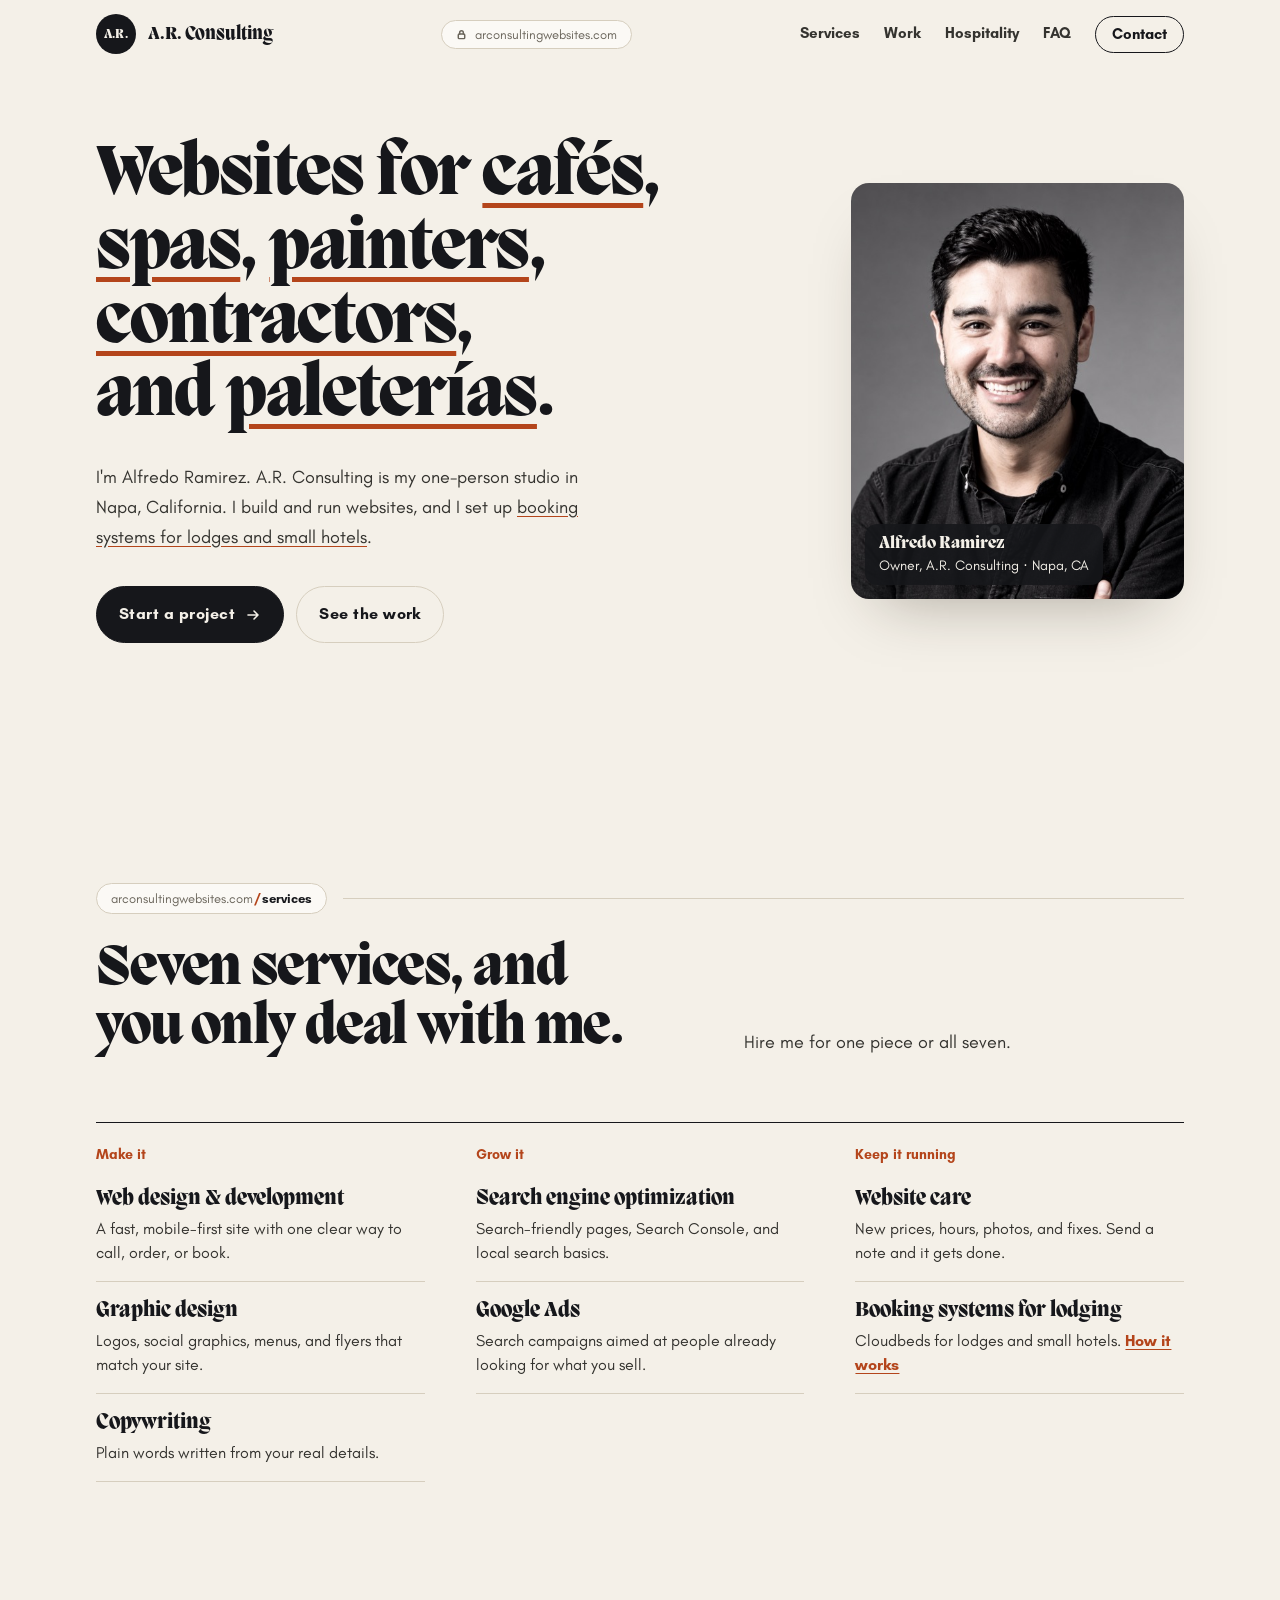
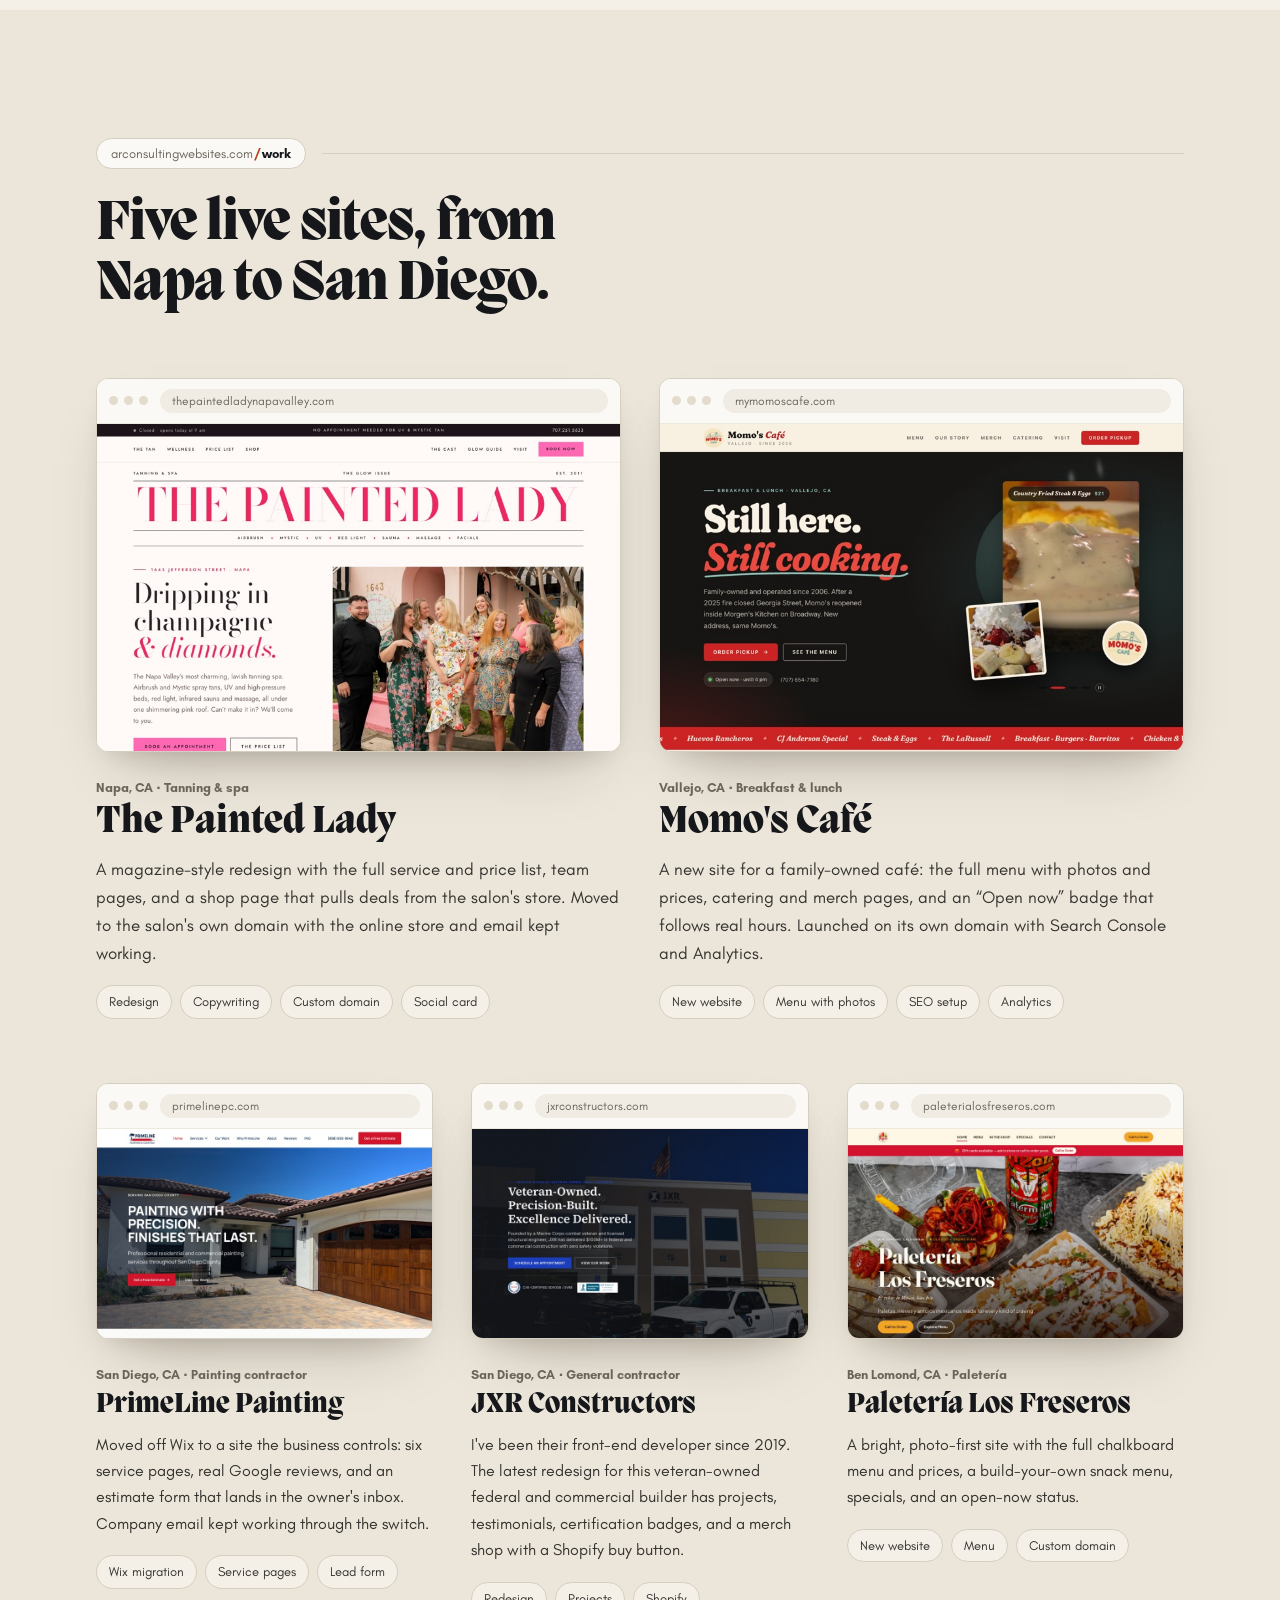
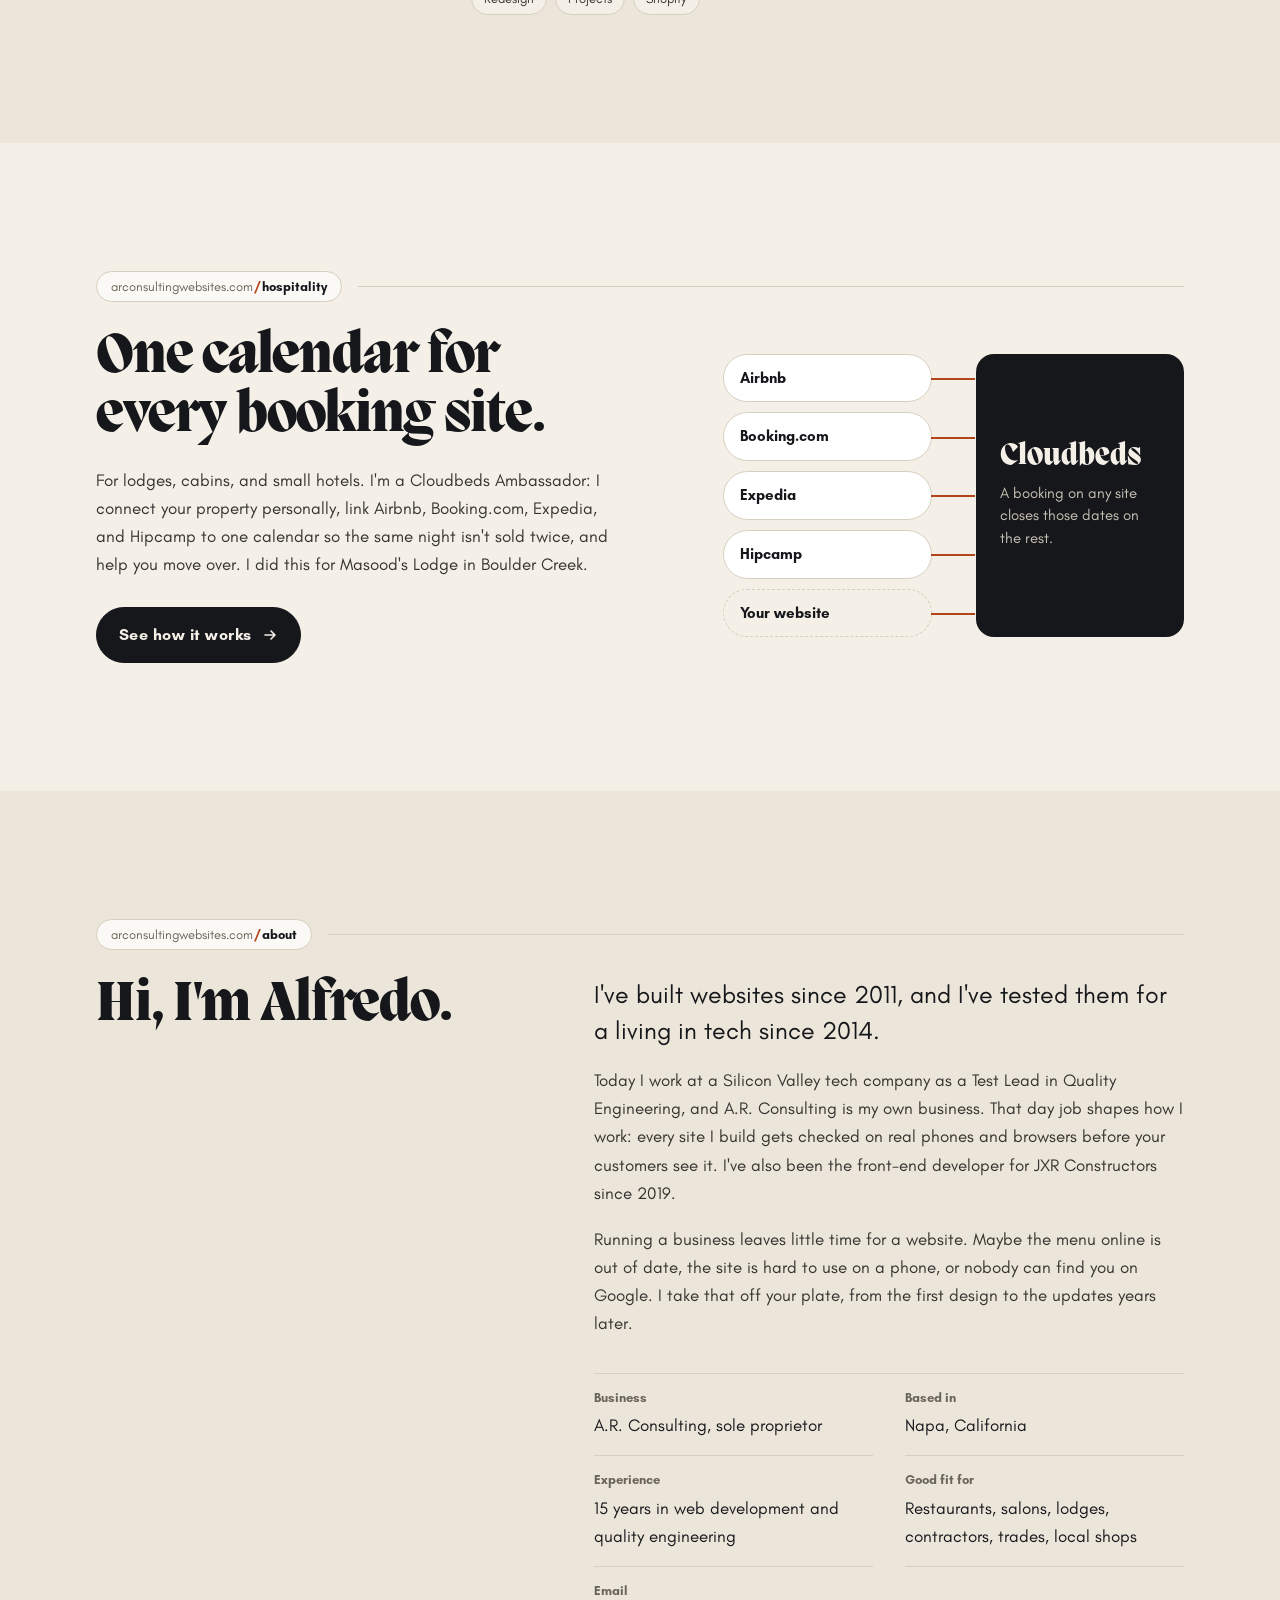
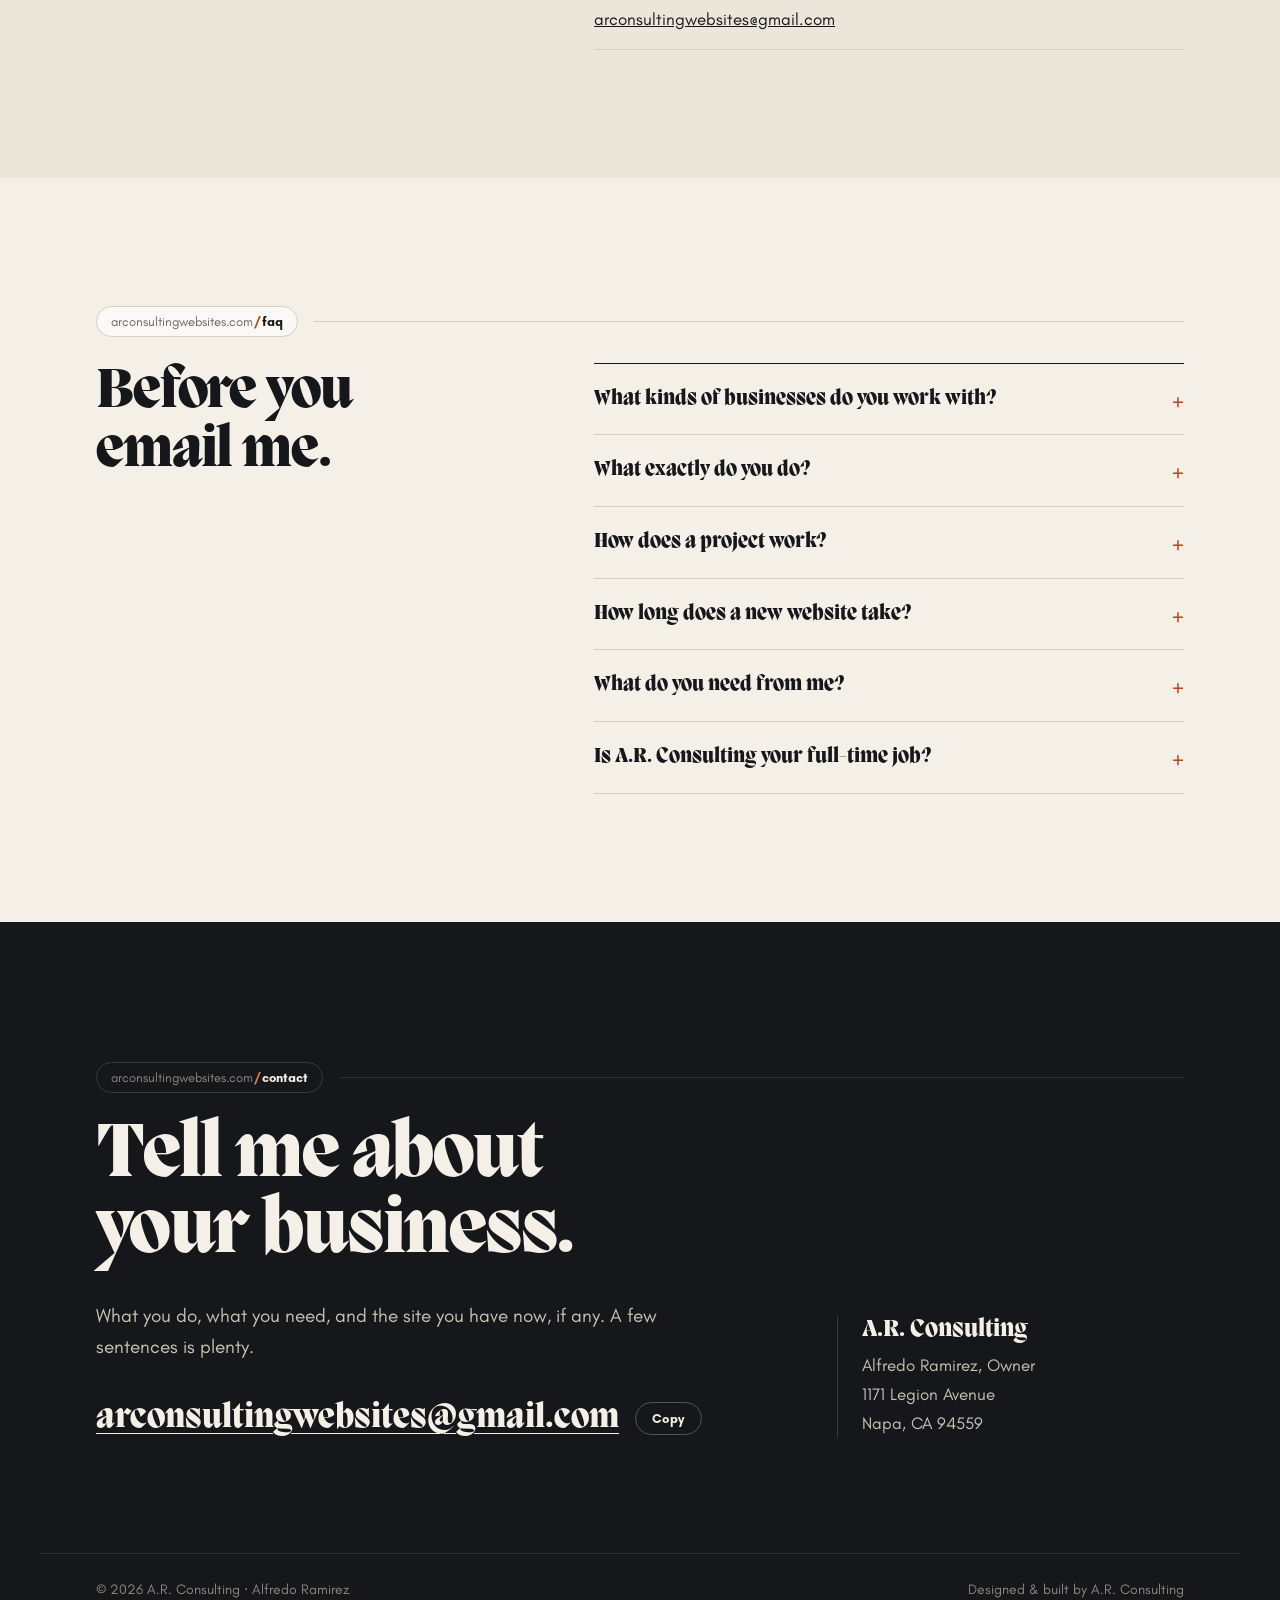
<file: index.html>
<!doctype html>
<html lang="en">
<head>
<meta charset="utf-8">
<meta name="viewport" content="width=device-width, initial-scale=1">
<title>Alfredo Ramirez · A.R. Consulting | Web design, SEO &amp; Google Ads, Napa CA</title>
<meta name="description" content="A.R. Consulting designs, builds, and grows websites for businesses: web design and development, graphic design, copywriting, SEO, Google Ads, website care, and Cloudbeds booking systems for lodging. Napa, California.">
<link rel="canonical" href="https://arconsultingwebsites.com/">
<meta name="theme-color" content="#F4F0E8">
<meta property="og:type" content="website">
<meta property="og:site_name" content="A.R. Consulting">
<meta property="og:title" content="Alfredo Ramirez · A.R. Consulting">
<meta property="og:description" content="Websites for cafés, spas, painters, contractors, and paleterías, from one person in Napa, California.">
<meta property="og:url" content="https://arconsultingwebsites.com/">
<meta property="og:image" content="https://arconsultingwebsites.com/assets/og-image.jpg">
<meta property="og:image:width" content="1200">
<meta property="og:image:height" content="630">
<meta property="og:image:alt" content="Websites for cafés, spas, painters, contractors, and paleterías. Alfredo Ramirez, A.R. Consulting, Napa, California.">
<meta name="twitter:card" content="summary_large_image">
<meta name="twitter:image" content="https://arconsultingwebsites.com/assets/og-image.jpg">
<link rel="icon" href="/favicon.ico" sizes="48x48">
<link rel="icon" href="/favicon.svg" type="image/svg+xml">
<link rel="apple-touch-icon" href="/apple-touch-icon.png">
<link rel="preload" href="fonts/migra/Migra-Extrabold.otf" as="font" type="font/otf" crossorigin>
<link rel="preload" href="fonts/GlacialIndifference-Regular.woff2" as="font" type="font/woff2" crossorigin>
<link rel="stylesheet" href="css/style.css?v=8">
<script>document.documentElement.classList.add('js')</script>
<script type="application/ld+json">
{"@context":"https://schema.org","@type":"ProfessionalService","name":"A.R. Consulting","description":"Alfredo Ramirez designs, builds, and grows websites for businesses, and sets up Cloudbeds booking systems for lodging.","url":"https://arconsultingwebsites.com/","image":"https://arconsultingwebsites.com/assets/og-image.jpg","email":"arconsultingwebsites@gmail.com","address":{"@type":"PostalAddress","streetAddress":"1171 Legion Avenue","addressLocality":"Napa","addressRegion":"CA","postalCode":"94559","addressCountry":"US"},"founder":{"@type":"Person","name":"Alfredo Ramirez","jobTitle":"Owner","image":"https://arconsultingwebsites.com/assets/alfredo-ramirez-v2-1000.jpg"},"hasOfferCatalog":{"@type":"OfferCatalog","name":"Services","itemListElement":[{"@type":"Offer","itemOffered":{"@type":"Service","name":"Web Design and Development"}},{"@type":"Offer","itemOffered":{"@type":"Service","name":"Graphic Design"}},{"@type":"Offer","itemOffered":{"@type":"Service","name":"Website Copywriting"}},{"@type":"Offer","itemOffered":{"@type":"Service","name":"Search Engine Optimization"}},{"@type":"Offer","itemOffered":{"@type":"Service","name":"Google Ads Management"}},{"@type":"Offer","itemOffered":{"@type":"Service","name":"Website Management"}},{"@type":"Offer","itemOffered":{"@type":"Service","name":"Cloudbeds setup and channel manager migration for lodging","url":"https://arconsultingwebsites.com/hospitality/"}}]}}
</script>
</head>
<body>
<a class="skip" href="#main">Skip to content</a>

<header class="bar" id="bar">
  <div class="wrap bar-in">
    <a class="brand" href="#top"><span class="mono">A.R.</span><span class="brand-name">A.R. Consulting</span></a>
    <a class="where root" href="#top"><svg viewBox="0 0 12 12" aria-hidden="true"><rect x="2.5" y="5.5" width="7" height="5" rx="1"/><path d="M4 5.5V4a2 2 0 0 1 4 0v1.5"/></svg><span class="where-dom">arconsultingwebsites.com</span><b>/</b><span data-where></span></a>
    <nav class="nav" aria-label="Main">
      <a href="#services" data-spy="services">Services</a><a href="#work" data-spy="work">Work</a><a href="/hospitality/" data-spy="hospitality">Hospitality</a><a href="#faq" data-spy="faq">FAQ</a>
      <a class="btn-sm" href="#contact">Contact</a>
    </nav>
    <button class="menu-btn" type="button" aria-expanded="false" aria-controls="menu">Menu</button>
  </div>
</header>
<div class="menu" id="menu" hidden>
  <nav aria-label="Menu">
    <a href="#services">Services</a><a href="#work">Work</a><a href="/hospitality/">Hospitality</a><a href="#faq">FAQ</a><a class="menu-cta" href="#contact">Contact</a>
  </nav>
  <p class="menu-mail"><a href="mailto:arconsultingwebsites@gmail.com">arconsultingwebsites@gmail.com</a></p>
</div>

<main id="main">
<section class="hero wrap" id="top" data-path="">
  <div class="hero-split home">
  <div class="hero-copy">
    <h1 class="headline">Websites for <a href="#momos" title="Momo's Café, Vallejo">cafés</a>, <a href="#painted-lady" title="The Painted Lady, Napa">spas</a>, <a href="#primeline" title="PrimeLine Painting, San Diego">painters</a>, <a href="#jxr" title="JXR Constructors, San Diego">contractors</a>, and <a href="#los-freseros" title="Paletería Los Freseros, Ben Lomond">paleterías</a>.</h1>
    <p class="sub">I'm Alfredo Ramirez. A.R. Consulting is my one-person studio in Napa, California. I build and run websites, and I set up <a href="/hospitality/">booking systems for lodges and small hotels</a>.</p>
    <div class="actions">
      <a class="btn" href="mailto:arconsultingwebsites@gmail.com?subject=Website%20project">Start a project <svg class="arr" viewBox="0 0 16 16" width="16" height="16" aria-hidden="true"><path d="M3 8h10M9 4l4 4-4 4"/></svg></a>
      <a class="btn ghost" href="#work">See the work</a>
    </div>
  </div>
  <figure class="hero-photo portrait">
    <img src="assets/alfredo-ramirez-v2-1000.jpg" srcset="assets/alfredo-ramirez-v2-600.jpg 600w, assets/alfredo-ramirez-v2-1000.jpg 1000w" sizes="(max-width: 900px) 92vw, 360px" width="1000" height="1000" alt="Alfredo Ramirez, smiling, in a dark shirt against a gray background">
    <figcaption class="photo-tag"><strong>Alfredo Ramirez</strong>Owner, A.R. Consulting · Napa, CA</figcaption>
  </figure>
  </div>
</section>

<section class="section" id="services" data-path="services">
  <div class="wrap">
    <div class="sec-head" data-reveal>
      <div class="sec-top"><a class="path" href="#services"><span class="dom">arconsultingwebsites.com</span><b>/</b>services</a></div>
      <div class="split">
        <h2 class="h2">Seven services, and you only deal with me.</h2>
        <p class="intro">Hire me for one piece or all seven.</p>
      </div>
    </div>
    <div class="svc" data-reveal>
      <div class="svc-col">
        <p class="svc-tag">Make it</p>
        <dl>
          <div><dt>Web design &amp; development</dt><dd>A fast, mobile-first site with one clear way to call, order, or book.</dd></div>
          <div><dt>Graphic design</dt><dd>Logos, social graphics, menus, and flyers that match your site.</dd></div>
          <div><dt>Copywriting</dt><dd>Plain words written from your real details.</dd></div>
        </dl>
      </div>
      <div class="svc-col">
        <p class="svc-tag">Grow it</p>
        <dl>
          <div><dt>Search engine optimization</dt><dd>Search-friendly pages, Search Console, and local search basics.</dd></div>
          <div><dt>Google Ads</dt><dd>Search campaigns aimed at people already looking for what you sell.</dd></div>
        </dl>
      </div>
      <div class="svc-col">
        <p class="svc-tag">Keep it running</p>
        <dl>
          <div><dt>Website care</dt><dd>New prices, hours, photos, and fixes. Send a note and it gets done.</dd></div>
          <div><dt>Booking systems for lodging</dt><dd>Cloudbeds for lodges and small hotels. <a href="/hospitality/">How it works</a></dd></div>
        </dl>
      </div>
    </div>
  </div>
</section>

<section class="section alt" id="work" data-path="work">
  <div class="wrap">
    <div class="sec-head" data-reveal>
      <div class="sec-top"><a class="path" href="#work"><span class="dom">arconsultingwebsites.com</span><b>/</b>work</a></div>
      <h2 class="h2">Five live sites, from Napa to San Diego.</h2>
    </div>
    <div class="cases">
      <article class="case" id="painted-lady" data-reveal>
        <a class="frame" href="https://www.thepaintedladynapavalley.com" target="_blank" rel="noopener">
          <span class="mock-bar"><span class="dots"><i></i><i></i><i></i></span><span class="mock-url">thepaintedladynapavalley.com</span></span>
          <img src="assets/work/painted-lady.jpg" srcset="assets/work/painted-lady-800.jpg 800w, assets/work/painted-lady.jpg 1440w" sizes="(max-width: 900px) 92vw, 560px" width="1440" height="900" loading="lazy" alt="Homepage of The Painted Lady Tanning &amp; Spa: a magazine-style masthead above a team photo">
        </a>
        <p class="meta">Napa, CA · Tanning &amp; spa</p>
        <h3>The Painted Lady</h3>
        <p>A magazine-style redesign with the full service and price list, team pages, and a shop page that pulls deals from the salon's store. Moved to the salon's own domain with the online store and email kept working.</p>
        <ul class="chips"><li>Redesign</li><li>Copywriting</li><li>Custom domain</li><li>Social card</li></ul>
      </article>
      <article class="case" id="momos" data-reveal>
        <a class="frame" href="https://mymomoscafe.com" target="_blank" rel="noopener">
          <span class="mock-bar"><span class="dots"><i></i><i></i><i></i></span><span class="mock-url">mymomoscafe.com</span></span>
          <img src="assets/work/momos-cafe.jpg" srcset="assets/work/momos-cafe-800.jpg 800w, assets/work/momos-cafe.jpg 1440w" sizes="(max-width: 900px) 92vw, 560px" width="1440" height="900" loading="lazy" alt="Homepage of Momo's Café: 'Still here. Still cooking.' with a photo of country fried steak and eggs">
        </a>
        <p class="meta">Vallejo, CA · Breakfast &amp; lunch</p>
        <h3>Momo's Café</h3>
        <p>A new site for a family-owned café: the full menu with photos and prices, catering and merch pages, and an “Open now” badge that follows real hours. Launched on its own domain with Search Console and Analytics.</p>
        <ul class="chips"><li>New website</li><li>Menu with photos</li><li>SEO setup</li><li>Analytics</li></ul>
      </article>
      <article class="case sm" id="primeline" data-reveal>
        <a class="frame" href="https://primelinepc.com" target="_blank" rel="noopener">
          <span class="mock-bar"><span class="dots"><i></i><i></i><i></i></span><span class="mock-url">primelinepc.com</span></span>
          <img src="assets/work/primeline-800.jpg" width="800" height="500" loading="lazy" alt="Homepage of PrimeLine Painting &amp; Coatings: 'Painting with precision. Finishes that last.' over a painted home">
        </a>
        <p class="meta">San Diego, CA · Painting contractor</p>
        <h3>PrimeLine Painting</h3>
        <p>Moved off Wix to a site the business controls: six service pages, real Google reviews, and an estimate form that lands in the owner's inbox. Company email kept working through the switch.</p>
        <ul class="chips"><li>Wix migration</li><li>Service pages</li><li>Lead form</li></ul>
      </article>
      <article class="case sm" id="jxr" data-reveal>
        <a class="frame" href="https://jxrconstructors.com" target="_blank" rel="noopener">
          <span class="mock-bar"><span class="dots"><i></i><i></i><i></i></span><span class="mock-url">jxrconstructors.com</span></span>
          <img src="assets/work/jxr-800.jpg" width="800" height="500" loading="lazy" alt="Homepage of JXR Constructors: 'Veteran-Owned. Precision-Built. Excellence Delivered.' over the company headquarters">
        </a>
        <p class="meta">San Diego, CA · General contractor</p>
        <h3>JXR Constructors</h3>
        <p>I've been their front-end developer since 2019. The latest redesign for this veteran-owned federal and commercial builder has projects, testimonials, certification badges, and a merch shop with a Shopify buy button.</p>
        <ul class="chips"><li>Redesign</li><li>Projects</li><li>Shopify</li></ul>
      </article>
      <article class="case sm" id="los-freseros" data-reveal>
        <a class="frame" href="https://paleterialosfreseros.com" target="_blank" rel="noopener">
          <span class="mock-bar"><span class="dots"><i></i><i></i><i></i></span><span class="mock-url">paleterialosfreseros.com</span></span>
          <img src="assets/work/los-freseros-800.jpg" width="800" height="500" loading="lazy" alt="Homepage of Paletería Los Freseros: the shop name over a spread of Mexican snacks and treats">
        </a>
        <p class="meta">Ben Lomond, CA · Paletería</p>
        <h3>Paletería Los Freseros</h3>
        <p>A bright, photo-first site with the full chalkboard menu and prices, a build-your-own snack menu, specials, and an open-now status.</p>
        <ul class="chips"><li>New website</li><li>Menu</li><li>Custom domain</li></ul>
      </article>
    </div>
  </div>
</section>

<section class="section" id="hospitality" data-path="hospitality">
  <div class="wrap">
    <div class="sec-top" data-reveal><a class="path" href="/hospitality/"><span class="dom">arconsultingwebsites.com</span><b>/</b>hospitality</a></div>
    <div class="teaser">
      <div data-reveal>
        <h2 class="h2">One calendar for every booking site.</h2>
        <p>For lodges, cabins, and small hotels. I'm a Cloudbeds Ambassador: I connect your property personally, link Airbnb, Booking.com, Expedia, and Hipcamp to one calendar so the same night isn't sold twice, and help you move over. I did this for Masood's Lodge in Boulder Creek.</p>
        <a class="btn" href="/hospitality/">See how it works <svg class="arr" viewBox="0 0 16 16" width="16" height="16" aria-hidden="true"><path d="M3 8h10M9 4l4 4-4 4"/></svg></a>
      </div>
      <figure class="sync" data-reveal aria-hidden="true">
        <ul class="channels"><li>Airbnb</li><li>Booking.com</li><li>Expedia</li><li>Hipcamp</li><li class="own">Your website</li></ul>
        <div class="hub"><span class="hub-name">Cloudbeds</span><span class="hub-sub">A booking on any site closes those dates on the rest.</span></div>
      </figure>
    </div>
  </div>
</section>

<section class="section alt" id="about" data-path="about">
  <div class="wrap">
    <div class="sec-top" data-reveal><a class="path" href="#about"><span class="dom">arconsultingwebsites.com</span><b>/</b>about</a></div>
    <div class="about">
      <div data-reveal>
        <h2 class="h2">Hi, I'm Alfredo.</h2>
      </div>
      <div class="about-body" data-reveal>
        <p class="big">I've built websites since 2011, and I've tested them for a living in tech since 2014.</p>
        <p>Today I work at a Silicon Valley tech company as a Test Lead in Quality Engineering, and A.R. Consulting is my own business. That day job shapes how I work: every site I build gets checked on real phones and browsers before your customers see it. I've also been the front-end developer for JXR Constructors since 2019.</p>
        <p>Running a business leaves little time for a website. Maybe the menu online is out of date, the site is hard to use on a phone, or nobody can find you on Google. I take that off your plate, from the first design to the updates years later.</p>
        <dl class="facts">
          <div><dt>Business</dt><dd>A.R. Consulting, sole proprietor</dd></div>
          <div><dt>Based in</dt><dd>Napa, California</dd></div>
          <div><dt>Experience</dt><dd>15 years in web development and quality engineering</dd></div>
          <div><dt>Good fit for</dt><dd>Restaurants, salons, lodges, contractors, trades, local shops</dd></div>
          <div><dt>Email</dt><dd><a href="mailto:arconsultingwebsites@gmail.com">arconsultingwebsites@gmail.com</a></dd></div>
        </dl>
      </div>
    </div>
  </div>
</section>

<section class="section" id="faq" data-path="faq">
  <div class="wrap">
    <div class="sec-top" data-reveal><a class="path" href="#faq"><span class="dom">arconsultingwebsites.com</span><b>/</b>faq</a></div>
    <div class="faq-wrap">
      <div data-reveal>
        <h2 class="h2">Before you email me.</h2>
      </div>
      <div class="faq" data-reveal>
        <details><summary>What kinds of businesses do you work with?</summary><p>Any business that needs customers to find it and trust it online. So far that includes a café, a paletería, a salon and spa, a painting contractor, a general contractor, and a lodge.</p></details>
        <details><summary>What exactly do you do?</summary><p>Web design and development, graphic design, copywriting, SEO, Google Ads, ongoing website care, and booking systems for lodging. You can hire me for one piece or all of it.</p></details>
        <details><summary>How does a project work?</summary><p>We start with a conversation about your business, and I look over what you have now: your site, Google listing, and social pages. I build the new site on a private preview while your current site stays up. You try it on your phone and computer and tell me what to change. When you approve, it goes live on your domain, connected to Google, with your old links pointed to the right new pages.</p></details>
        <details><summary>How long does a new website take?</summary><p>A small business site usually takes a few weeks. Bigger sites with many pages or a store take longer. You'll get a timeline before we start.</p></details>
        <details><summary>What do you need from me?</summary><p>A conversation at the start, plus whatever you have: photos, menu or services, prices, hours. After that, mostly your feedback on the preview.</p></details>
        <details><summary>Is A.R. Consulting your full-time job?</summary><p>No. I also work in tech as a Test Lead in Quality Engineering, and I run A.R. Consulting alongside it, so I take on a limited number of projects at a time. You always work with me directly.</p></details>
      </div>
    </div>
  </div>
</section>

<section class="contact" id="contact" data-path="contact">
  <div class="wrap">
    <div class="sec-top" data-reveal><a class="path" href="#contact"><span class="dom">arconsultingwebsites.com</span><b>/</b>contact</a></div>
    <div class="contact-grid">
      <div data-reveal>
        <h2 class="h2 xl">Tell me about your business.</h2>
        <p class="sub">What you do, what you need, and the site you have now, if any. A few sentences is plenty.</p>
        <div class="email-row">
          <a class="email" href="mailto:arconsultingwebsites@gmail.com?subject=Website%20project">arconsultingwebsites@gmail.com</a>
          <button class="copy" type="button" data-copy="arconsultingwebsites@gmail.com">Copy</button>
          <span class="copied" role="status" aria-live="polite"></span>
        </div>
      </div>
      <address data-reveal>
        <strong>A.R. Consulting</strong>
        Alfredo Ramirez, Owner<br>
        1171 Legion Avenue<br>
        Napa, CA 94559
      </address>
    </div>
  </div>
  <footer class="wrap foot">
    <span>© <span data-year>2026</span> A.R. Consulting · Alfredo Ramirez</span>
    <span>Designed &amp; built by A.R. Consulting</span>
  </footer>
</section>
</main>
<script src="js/main.js?v=3" defer></script>
</body>
</html>
</file>
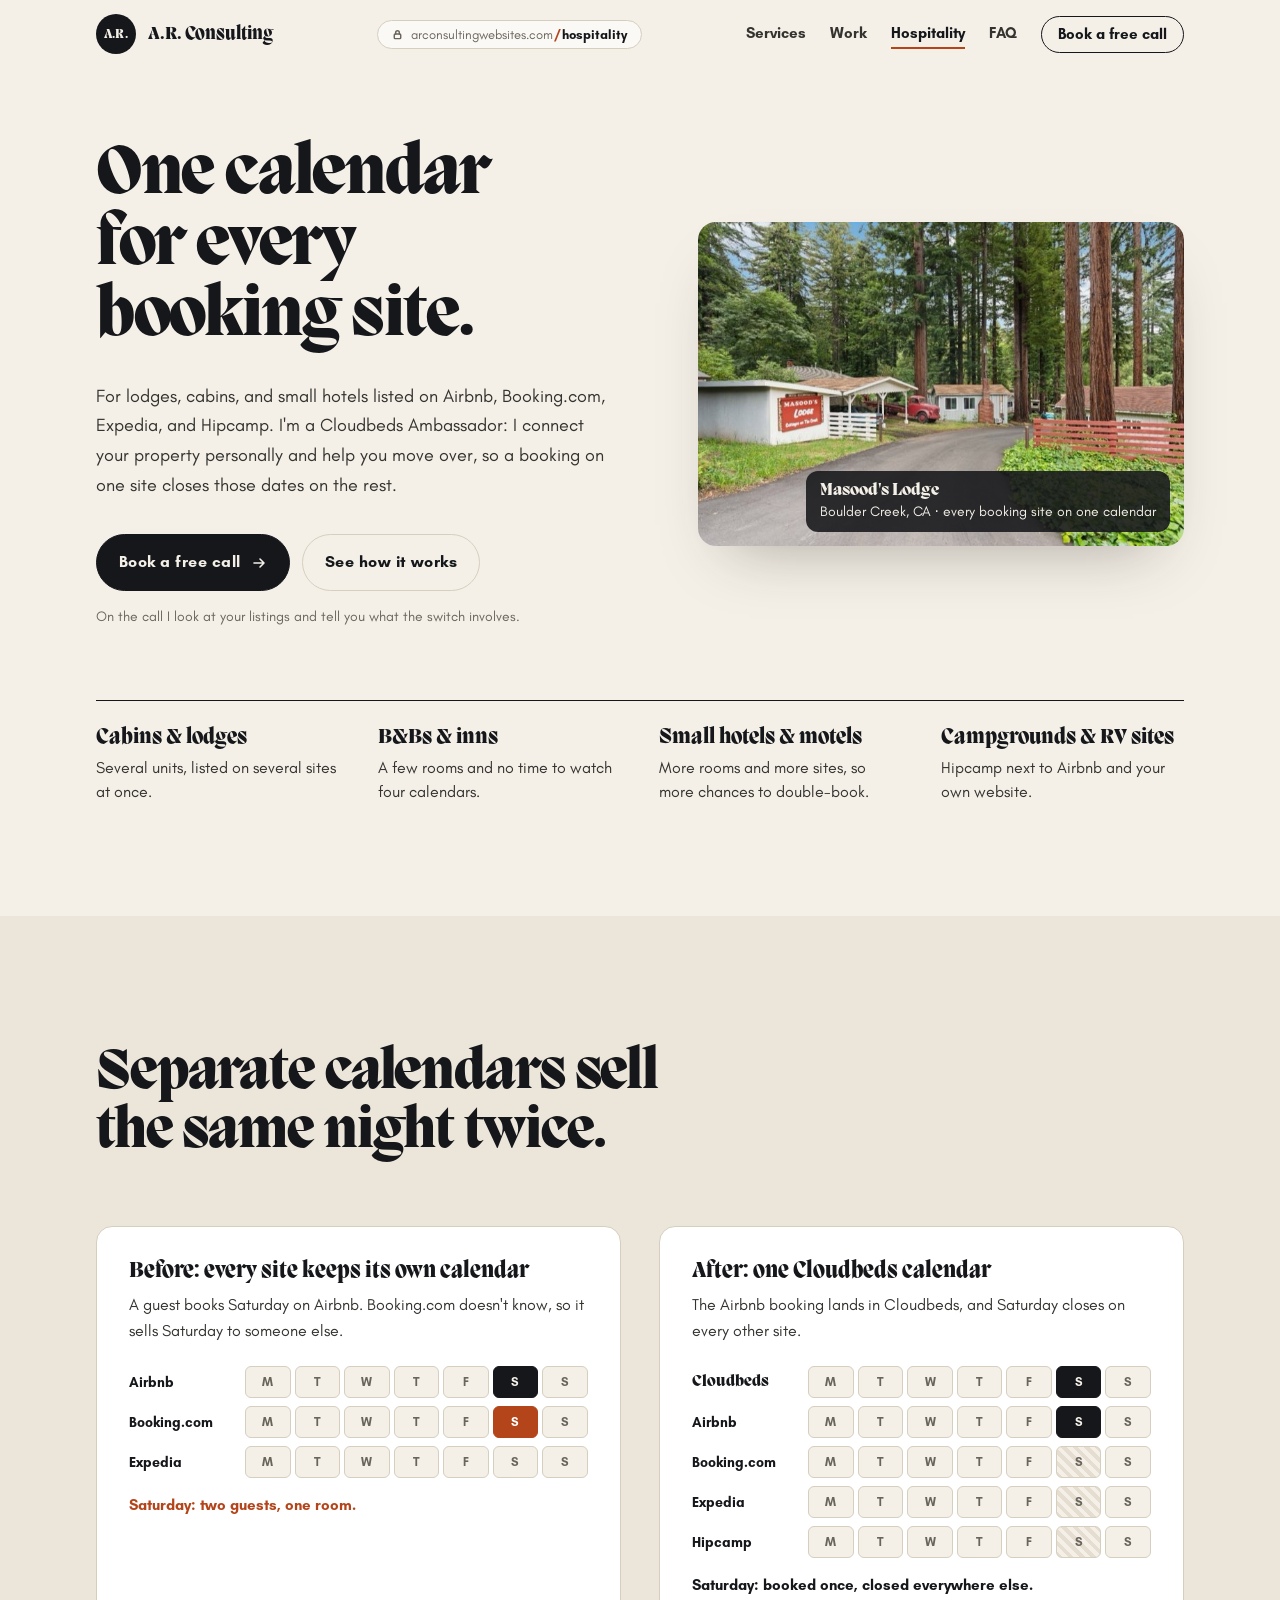
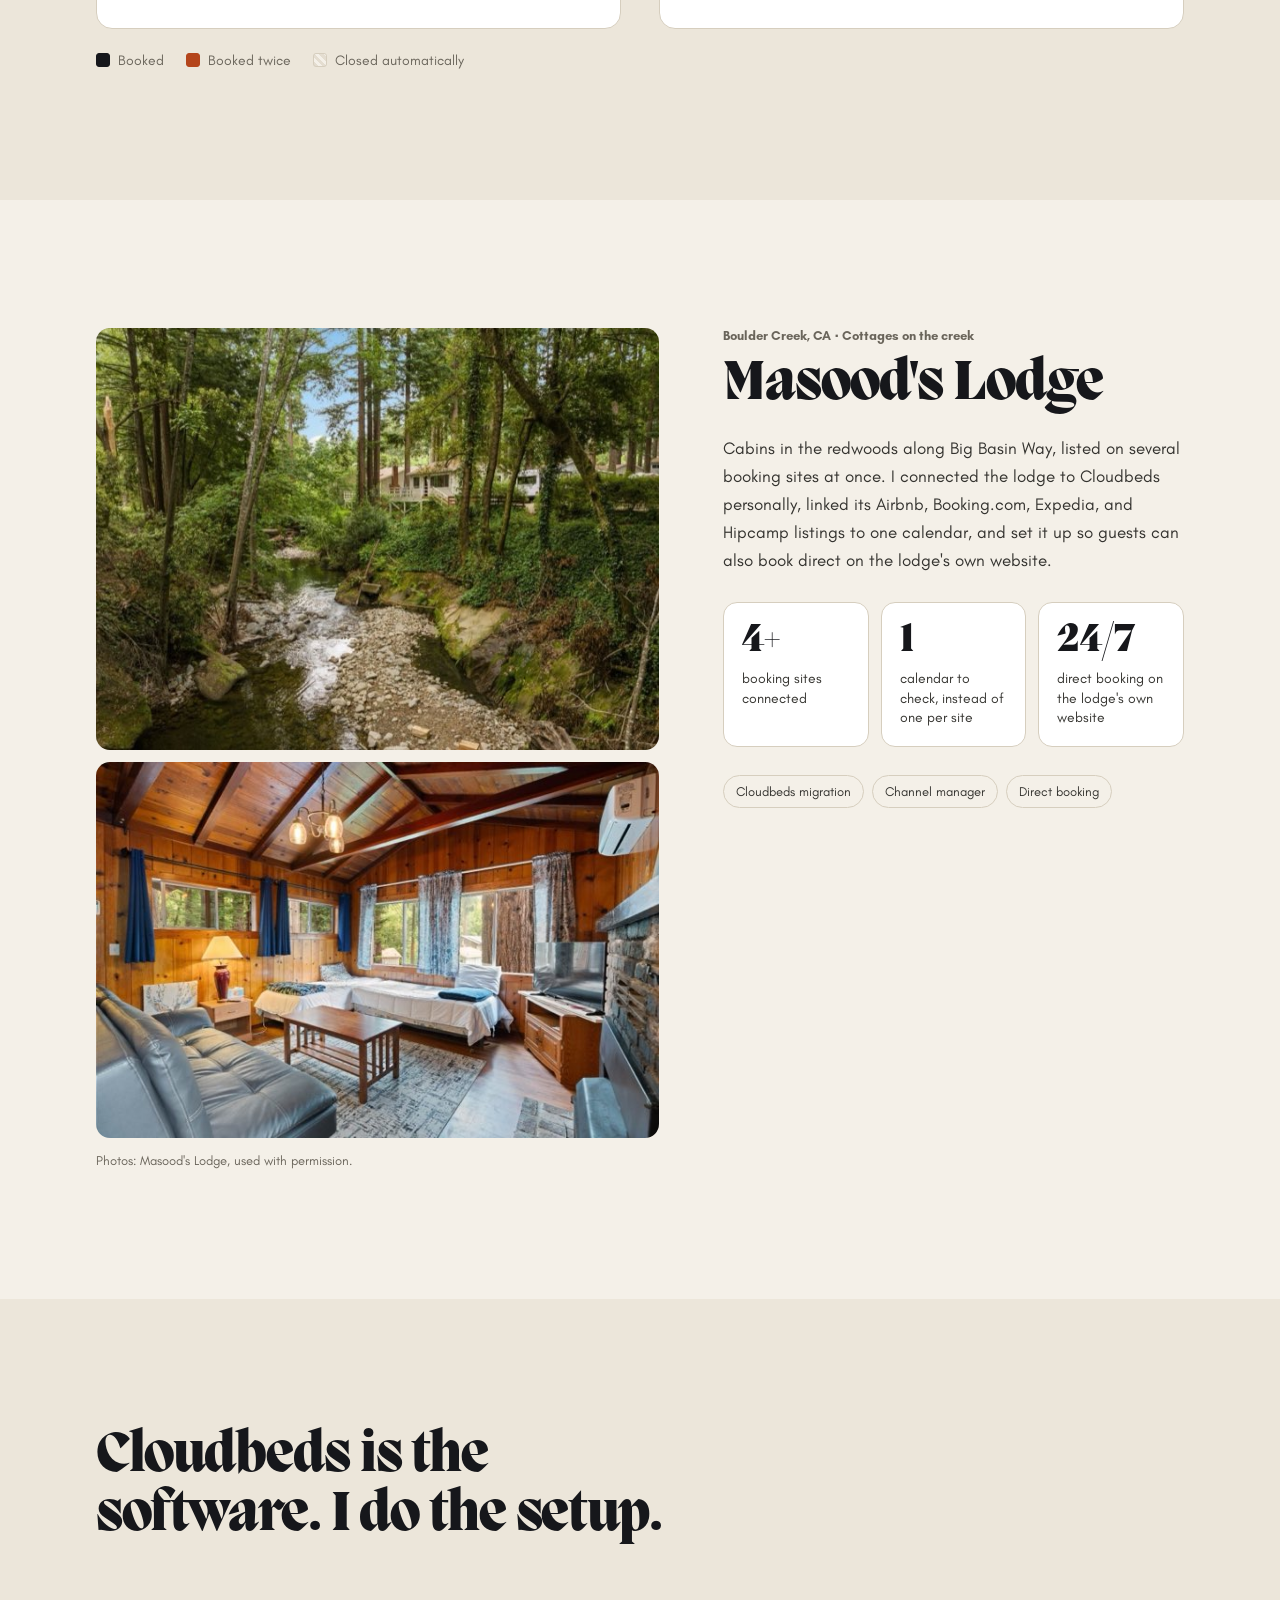
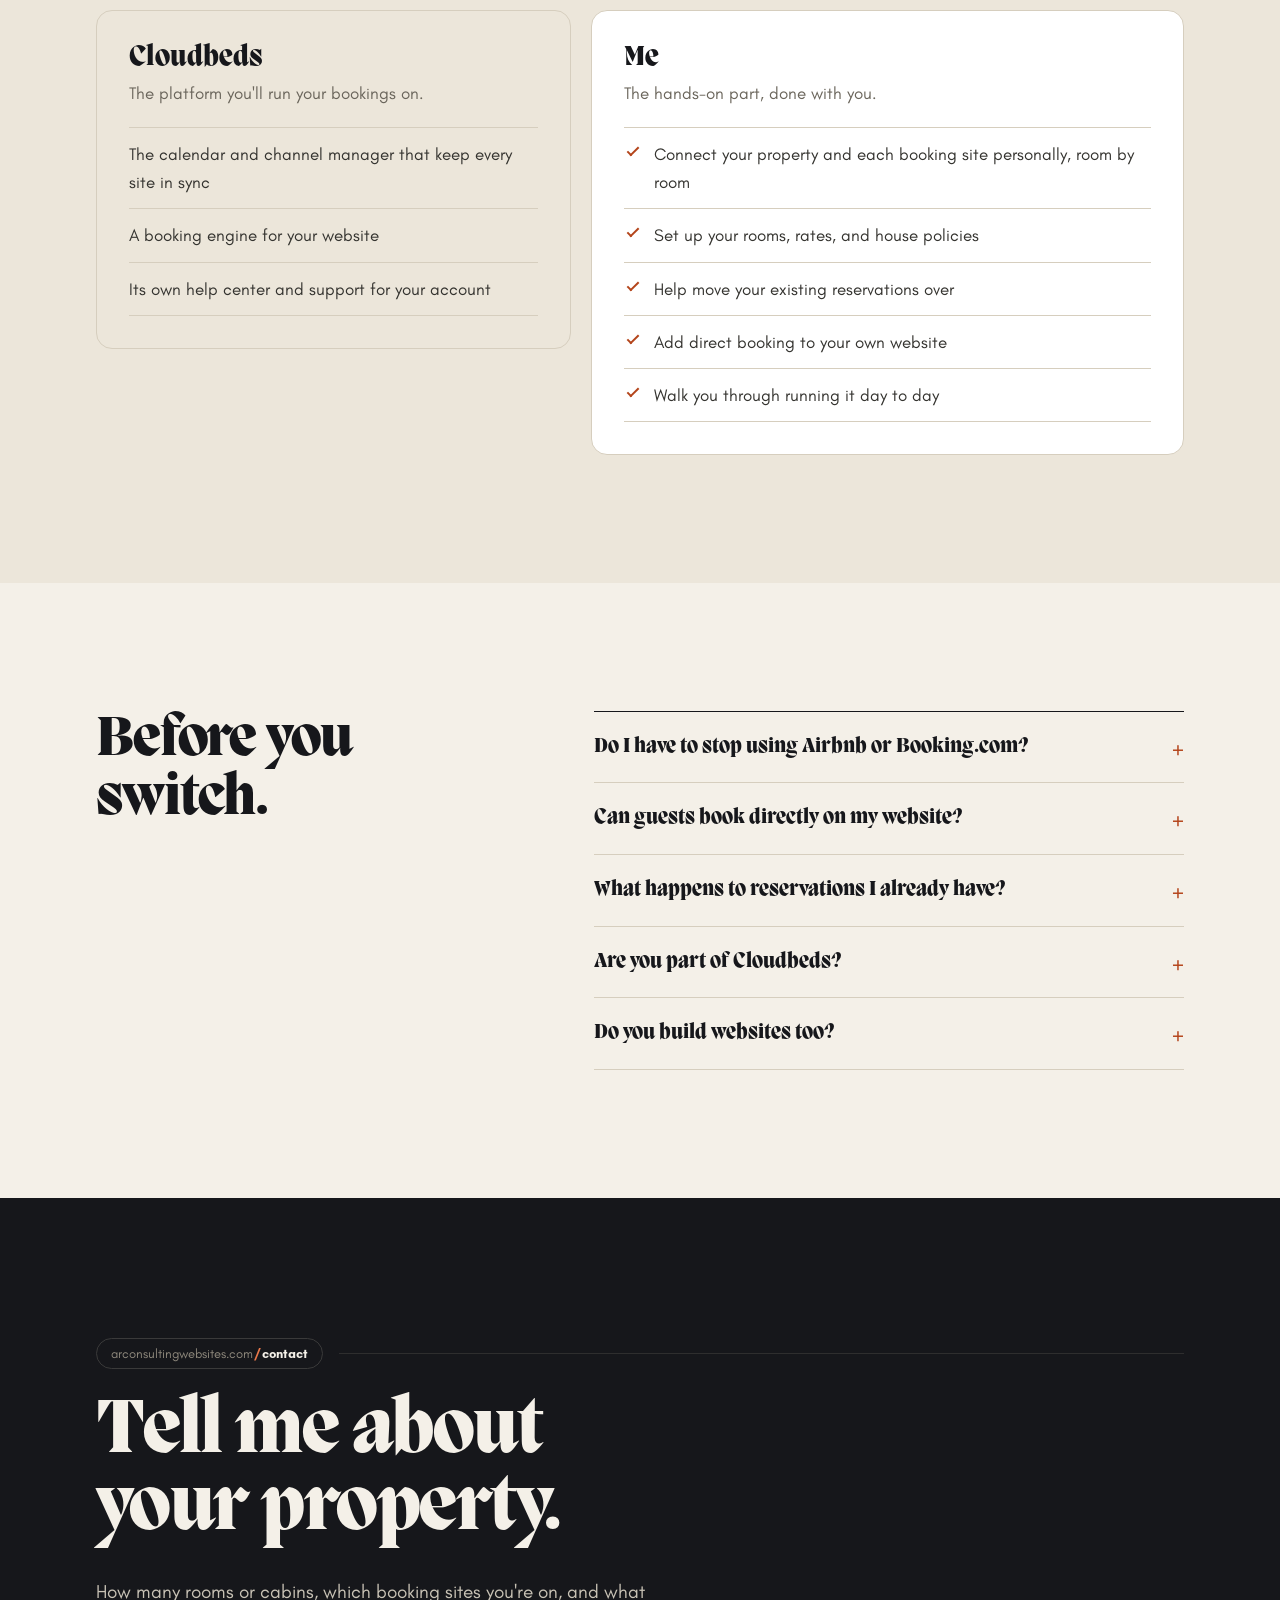
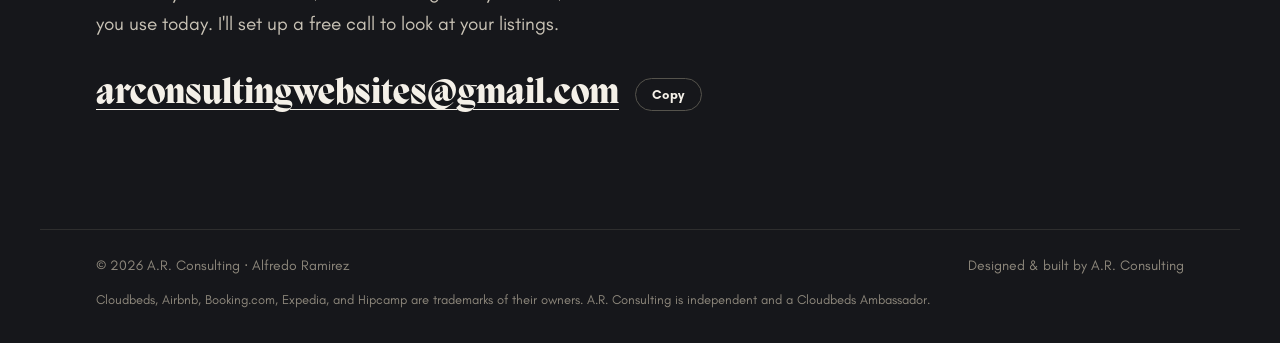
<file: hospitality/index.html>
<!doctype html>
<html lang="en">
<head>
<meta charset="utf-8">
<meta name="viewport" content="width=device-width, initial-scale=1">
<title>Cloudbeds setup for lodges and small hotels | A.R. Consulting, Napa CA</title>
<meta name="description" content="Stop double bookings across Airbnb, Booking.com, Expedia, and Hipcamp. Alfredo Ramirez, a Cloudbeds Ambassador, connects lodges and small hotels to Cloudbeds personally and helps them move over.">
<link rel="canonical" href="https://arconsultingwebsites.com/hospitality/">
<meta name="theme-color" content="#F4F0E8">
<meta property="og:type" content="website">
<meta property="og:site_name" content="A.R. Consulting">
<meta property="og:title" content="One calendar for every booking site · A.R. Consulting">
<meta property="og:description" content="Cloudbeds setup for lodges and small hotels, from a Cloudbeds Ambassador: Airbnb, Booking.com, Expedia, and Hipcamp on one calendar.">
<meta property="og:url" content="https://arconsultingwebsites.com/hospitality/">
<meta property="og:image" content="https://arconsultingwebsites.com/assets/og-hospitality.jpg">
<meta property="og:image:width" content="1200">
<meta property="og:image:height" content="630">
<meta property="og:image:alt" content="One calendar for every booking site, with a photo of Masood's Lodge in the redwoods.">
<meta name="twitter:card" content="summary_large_image">
<meta name="twitter:image" content="https://arconsultingwebsites.com/assets/og-hospitality.jpg">
<link rel="icon" href="/favicon.ico" sizes="48x48">
<link rel="icon" href="/favicon.svg" type="image/svg+xml">
<link rel="apple-touch-icon" href="/apple-touch-icon.png">
<link rel="preload" href="../fonts/migra/Migra-Extrabold.otf" as="font" type="font/otf" crossorigin>
<link rel="preload" href="../fonts/GlacialIndifference-Regular.woff2" as="font" type="font/woff2" crossorigin>
<link rel="stylesheet" href="../css/style.css?v=8">
<script>document.documentElement.classList.add('js')</script>
<script type="application/ld+json">
{"@context":"https://schema.org","@type":"Service","name":"Cloudbeds setup and channel manager migration","serviceType":"Hospitality booking system setup","description":"A Cloudbeds Ambassador connects lodges and small hotels to Cloudbeds personally, links Airbnb, Booking.com, Expedia, Hipcamp, and the property's own website to one calendar to prevent double bookings, and helps move existing reservations over.","url":"https://arconsultingwebsites.com/hospitality/","image":"https://arconsultingwebsites.com/assets/hosp/masoods-sign-1200.jpg","provider":{"@type":"ProfessionalService","name":"A.R. Consulting","url":"https://arconsultingwebsites.com/","email":"arconsultingwebsites@gmail.com","founder":{"@type":"Person","name":"Alfredo Ramirez"},"address":{"@type":"PostalAddress","addressLocality":"Napa","addressRegion":"CA","addressCountry":"US"}}}
</script>
</head>
<body>
<a class="skip" href="#main">Skip to content</a>

<header class="bar" id="bar">
  <div class="wrap bar-in">
    <a class="brand" href="/"><span class="mono">A.R.</span><span class="brand-name">A.R. Consulting</span></a>
    <a class="where" href="#top"><svg viewBox="0 0 12 12" aria-hidden="true"><rect x="2.5" y="5.5" width="7" height="5" rx="1"/><path d="M4 5.5V4a2 2 0 0 1 4 0v1.5"/></svg><span class="where-dom">arconsultingwebsites.com</span><b>/</b><span data-where>hospitality</span></a>
    <nav class="nav" aria-label="Main">
      <a href="/#services">Services</a><a href="/#work">Work</a><a href="/hospitality/" aria-current="page">Hospitality</a><a href="#faq">FAQ</a>
      <a class="btn-sm" href="#contact">Book a free call</a>
    </nav>
    <button class="menu-btn" type="button" aria-expanded="false" aria-controls="menu">Menu</button>
  </div>
</header>
<div class="menu" id="menu" hidden>
  <nav aria-label="Menu">
    <a href="/#services">Services</a><a href="/#work">Work</a><a href="/hospitality/" aria-current="page">Hospitality</a><a href="#faq">FAQ</a><a class="menu-cta" href="#contact">Book a free call</a>
  </nav>
  <p class="menu-mail"><a href="mailto:arconsultingwebsites@gmail.com?subject=Free%20call%3A%20Cloudbeds%20setup">arconsultingwebsites@gmail.com</a></p>
</div>

<main id="main">
<section class="hero wrap" id="top" data-path="hospitality">
  <div class="hero-split">
    <div class="hero-copy">
      <h1 class="headline">One calendar for every booking site.</h1>
      <p class="sub">For lodges, cabins, and small hotels listed on Airbnb, Booking.com, Expedia, and Hipcamp. I'm a Cloudbeds Ambassador: I connect your property personally and help you move over, so a booking on one site closes those dates on the rest.</p>
      <div class="actions">
        <a class="btn" href="mailto:arconsultingwebsites@gmail.com?subject=Free%20call%3A%20Cloudbeds%20setup">Book a free call <svg class="arr" viewBox="0 0 16 16" width="16" height="16" aria-hidden="true"><path d="M3 8h10M9 4l4 4-4 4"/></svg></a>
        <a class="btn ghost" href="#how">See how it works</a>
      </div>
      <p class="fine">On the call I look at your listings and tell you what the switch involves.</p>
    </div>
    <figure class="hero-photo">
      <img src="../assets/hosp/masoods-sign-1200.jpg" srcset="../assets/hosp/masoods-sign-700.jpg 700w, ../assets/hosp/masoods-sign-1200.jpg 1200w" sizes="(max-width: 900px) 92vw, 540px" width="1200" height="800" alt="The Masood's Lodge sign, reading Cottages on the Creek, beside a driveway under tall redwoods in Boulder Creek">
      <figcaption class="photo-tag"><strong>Masood's Lodge</strong>Boulder Creek, CA · every booking site on one calendar</figcaption>
    </figure>
  </div>
  <div class="who" data-reveal>
    <h2 class="sr">Who it's for</h2>
    <div><h3>Cabins &amp; lodges</h3><p>Several units, listed on several sites at once.</p></div>
    <div><h3>B&amp;Bs &amp; inns</h3><p>A few rooms and no time to watch four calendars.</p></div>
    <div><h3>Small hotels &amp; motels</h3><p>More rooms and more sites, so more chances to double-book.</p></div>
    <div><h3>Campgrounds &amp; RV sites</h3><p>Hipcamp next to Airbnb and your own website.</p></div>
  </div>
</section>

<section class="section alt" id="how" data-path="hospitality">
  <div class="wrap">
    <div class="sec-head" data-reveal>
      <h2 class="h2">Separate calendars sell the same night twice.</h2>
    </div>
    <div class="ba">
      <figure class="ba-panel" data-reveal>
        <p class="ba-title">Before: every site keeps its own calendar</p>
        <p class="ba-note">A guest books Saturday on Airbnb. Booking.com doesn't know, so it sells Saturday to someone else.</p>
        <div aria-hidden="true">
          <div class="cal"><span class="cal-name">Airbnb</span><ol class="days"><li>M</li><li>T</li><li>W</li><li>T</li><li>F</li><li class="booked">S</li><li>S</li></ol></div>
          <div class="cal"><span class="cal-name">Booking.com</span><ol class="days"><li>M</li><li>T</li><li>W</li><li>T</li><li>F</li><li class="clash">S</li><li>S</li></ol></div>
          <div class="cal"><span class="cal-name">Expedia</span><ol class="days"><li>M</li><li>T</li><li>W</li><li>T</li><li>F</li><li>S</li><li>S</li></ol></div>
        </div>
        <figcaption class="ba-flag">Saturday: two guests, one room.</figcaption>
      </figure>
      <figure class="ba-panel" data-reveal>
        <p class="ba-title">After: one Cloudbeds calendar</p>
        <p class="ba-note">The Airbnb booking lands in Cloudbeds, and Saturday closes on every other site.</p>
        <div aria-hidden="true">
          <div class="cal hubrow"><span class="cal-name">Cloudbeds</span><ol class="days"><li>M</li><li>T</li><li>W</li><li>T</li><li>F</li><li class="booked">S</li><li>S</li></ol></div>
          <div class="cal"><span class="cal-name">Airbnb</span><ol class="days"><li>M</li><li>T</li><li>W</li><li>T</li><li>F</li><li class="booked">S</li><li>S</li></ol></div>
          <div class="cal"><span class="cal-name">Booking.com</span><ol class="days"><li>M</li><li>T</li><li>W</li><li>T</li><li>F</li><li class="closed">S</li><li>S</li></ol></div>
          <div class="cal"><span class="cal-name">Expedia</span><ol class="days"><li>M</li><li>T</li><li>W</li><li>T</li><li>F</li><li class="closed">S</li><li>S</li></ol></div>
          <div class="cal"><span class="cal-name">Hipcamp</span><ol class="days"><li>M</li><li>T</li><li>W</li><li>T</li><li>F</li><li class="closed">S</li><li>S</li></ol></div>
        </div>
        <figcaption class="ba-flag good">Saturday: booked once, closed everywhere else.</figcaption>
      </figure>
    </div>
    <ul class="legend" aria-hidden="true"><li><i class="booked"></i>Booked</li><li><i class="clash"></i>Booked twice</li><li><i class="closed"></i>Closed automatically</li></ul>
  </div>
</section>

<section class="section" id="masoods" data-path="hospitality">
  <div class="wrap story">
    <div class="story-photos" data-reveal>
      <img class="p1" src="../assets/hosp/masoods-creek-1100.jpg" srcset="../assets/hosp/masoods-creek-640.jpg 640w, ../assets/hosp/masoods-creek-1100.jpg 1100w" sizes="(max-width: 900px) 92vw, 600px" width="1100" height="822" loading="lazy" alt="The creek below the cabins at Masood's Lodge, with redwoods and a cabin porch above it">
      <img class="p2" src="../assets/hosp/masoods-cabin-1000.jpg" srcset="../assets/hosp/masoods-cabin-600.jpg 600w, ../assets/hosp/masoods-cabin-1000.jpg 1000w" sizes="(max-width: 900px) 92vw, 600px" width="1000" height="666" loading="lazy" alt="Inside a cabin at Masood's Lodge: wood-paneled walls, two beds, a sofa, and a stone fireplace">
      <p class="credit">Photos: Masood's Lodge, used with permission.</p>
    </div>
    <div data-reveal>
      <p class="meta">Boulder Creek, CA · Cottages on the creek</p>
      <h2 class="h2">Masood's Lodge</h2>
      <p class="story-text">Cabins in the redwoods along Big Basin Way, listed on several booking sites at once. I connected the lodge to Cloudbeds personally, linked its Airbnb, Booking.com, Expedia, and Hipcamp listings to one calendar, and set it up so guests can also book direct on the lodge's own website.</p>
      <div class="stats">
        <div class="stat"><b>4+</b><span>booking sites connected</span></div>
        <div class="stat"><b>1</b><span>calendar to check, instead of one per site</span></div>
        <div class="stat"><b>24/7</b><span>direct booking on the lodge's own website</span></div>
      </div>
      <ul class="chips"><li>Cloudbeds migration</li><li>Channel manager</li><li>Direct booking</li></ul>
    </div>
  </div>
</section>

<section class="section alt" id="setup" data-path="hospitality">
  <div class="wrap">
    <div class="sec-head" data-reveal>
      <h2 class="h2">Cloudbeds is the software. I do the setup.</h2>
    </div>
    <div class="roles">
      <div class="role soft" data-reveal>
        <p class="role-name">Cloudbeds</p>
        <p class="role-line">The platform you'll run your bookings on.</p>
        <ul class="plain">
          <li>The calendar and channel manager that keep every site in sync</li>
          <li>A booking engine for your website</li>
          <li>Its own help center and support for your account</li>
        </ul>
      </div>
      <div class="role" data-reveal>
        <p class="role-name">Me</p>
        <p class="role-line">The hands-on part, done with you.</p>
        <ul class="ticks">
          <li>Connect your property and each booking site personally, room by room</li>
          <li>Set up your rooms, rates, and house policies</li>
          <li>Help move your existing reservations over</li>
          <li>Add direct booking to your own website</li>
          <li>Walk you through running it day to day</li>
        </ul>
      </div>
    </div>
  </div>
</section>

<section class="section" id="faq" data-path="hospitality">
  <div class="wrap">
    <div class="faq-wrap">
      <div data-reveal>
        <h2 class="h2">Before you switch.</h2>
      </div>
      <div class="faq" data-reveal>
        <details><summary>Do I have to stop using Airbnb or Booking.com?</summary><p>No. You keep every listing. Cloudbeds connects them to one calendar, so they stop competing for the same nights.</p></details>
        <details><summary>Can guests book directly on my website?</summary><p>Yes. Cloudbeds includes a booking page you can link from your website, the way Masood's Lodge does, so direct guests book into the same calendar.</p></details>
        <details><summary>What happens to reservations I already have?</summary><p>I help move them into Cloudbeds as part of the switch, so upcoming stays stay on the calendar.</p></details>
        <details><summary>Are you part of Cloudbeds?</summary><p>No. I'm an independent consultant and a Cloudbeds Ambassador: I recommend Cloudbeds and set it up with you. For account or billing questions, Cloudbeds' own support is the right place.</p></details>
        <details><summary>Do you build websites too?</summary><p>Yes. That's most of what I do. See <a href="/#work">recent work</a>.</p></details>
      </div>
    </div>
  </div>
</section>

<section class="contact" id="contact" data-path="hospitality">
  <div class="wrap">
    <div class="sec-top" data-reveal><a class="path" href="#contact"><span class="dom">arconsultingwebsites.com</span><b>/</b>contact</a></div>
    <div class="contact-grid">
      <div data-reveal>
        <h2 class="h2 xl">Tell me about your property.</h2>
        <p class="sub">How many rooms or cabins, which booking sites you're on, and what you use today. I'll set up a free call to look at your listings.</p>
        <div class="email-row">
          <a class="email" href="mailto:arconsultingwebsites@gmail.com?subject=Free%20call%3A%20Cloudbeds%20setup">arconsultingwebsites@gmail.com</a>
          <button class="copy" type="button" data-copy="arconsultingwebsites@gmail.com">Copy</button>
          <span class="copied" role="status" aria-live="polite"></span>
        </div>
      </div>
    </div>
  </div>
  <footer class="wrap foot">
    <span>© <span data-year>2026</span> A.R. Consulting · Alfredo Ramirez</span>
    <span>Designed &amp; built by A.R. Consulting</span>
    <span class="foot-note">Cloudbeds, Airbnb, Booking.com, Expedia, and Hipcamp are trademarks of their owners. A.R. Consulting is independent and a Cloudbeds Ambassador.</span>
  </footer>
</section>
</main>
<script src="../js/main.js?v=3" defer></script>
</body>
</html>
</file>
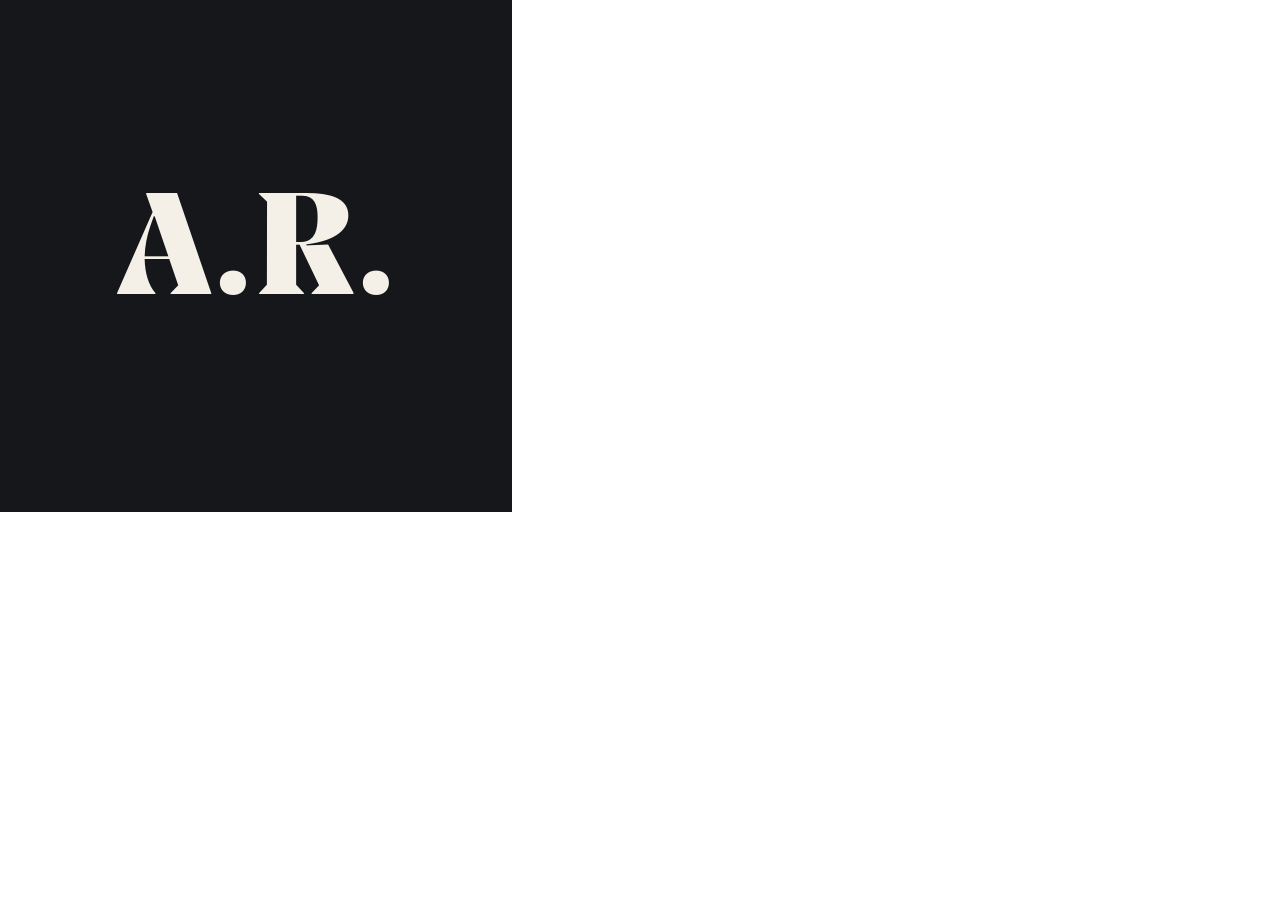
<file: _build/icon.html>
<!doctype html>
<html lang="en">
<head>
<meta charset="utf-8">
<title>Icon template</title>
<!-- Source for favicon.ico (?round) and apple-touch-icon.png (square). Re-render: bash _build/icons.sh -->
<link rel="stylesheet" href="../css/style.css?v=5">
<style>
  html,body{margin:0;background:transparent}
  .ic{width:512px;height:512px;display:grid;place-items:center;background:var(--ink);color:var(--paper);font:800 150px/1 var(--serif);letter-spacing:.01em}
  .ic.round{border-radius:50%}
</style>
</head>
<body>
<div class="ic" id="ic">A.R.</div>
<script>if (location.search.indexOf('round') > -1) document.getElementById('ic').classList.add('round');</script>
</body>
</html>
</file>
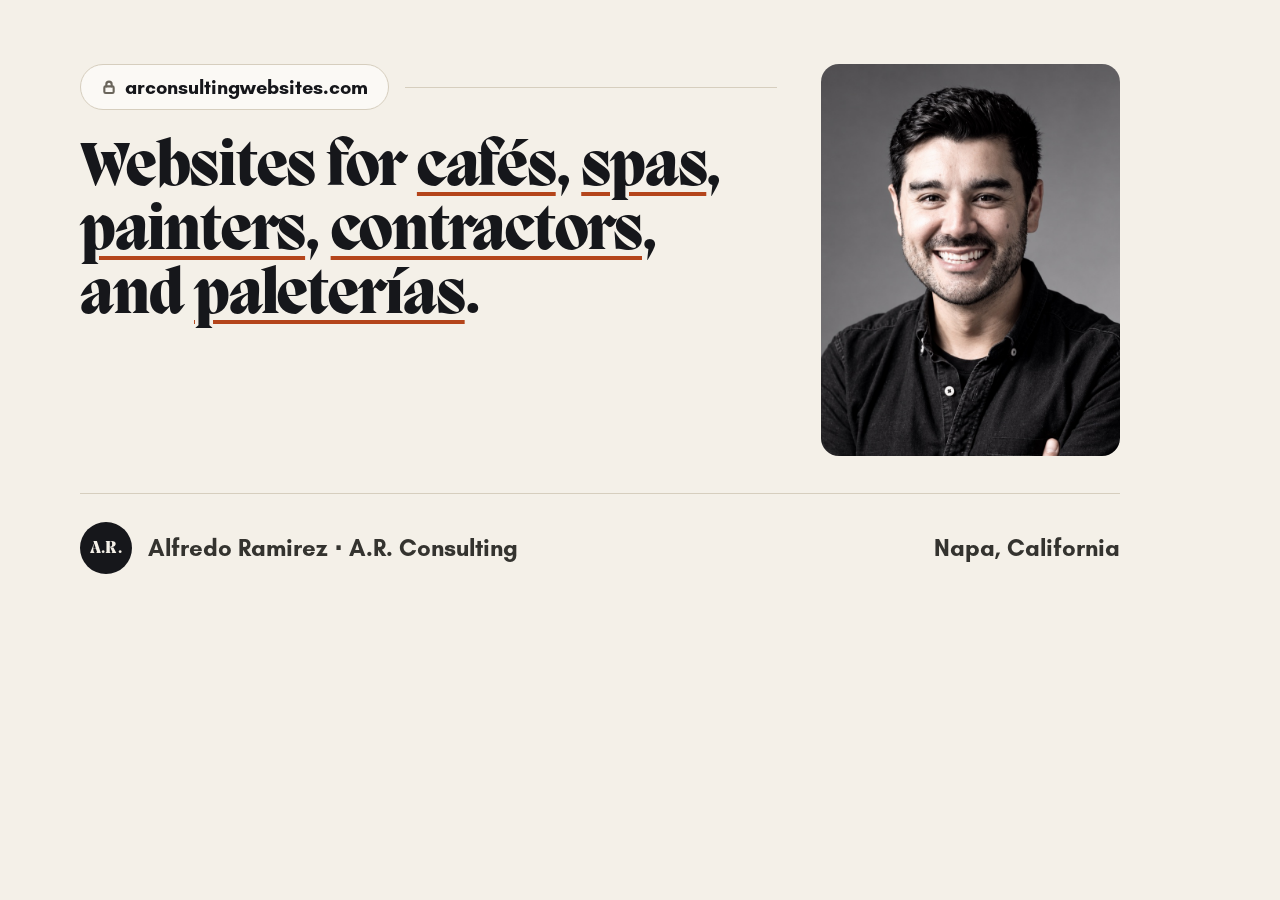
<file: _build/og.html>
<!doctype html>
<html lang="en">
<head>
<meta charset="utf-8">
<title>Social card template</title>
<!-- Source for assets/og-image.jpg (?home) and assets/og-hospitality.jpg (?hosp). Re-render: bash _build/og.sh -->
<link rel="stylesheet" href="../css/style.css?v=7">
<style>
  html,body{margin:0;width:1200px;height:630px;overflow:hidden;background:var(--paper)}
  .og{width:1200px;height:630px;padding:64px 80px 56px;display:flex;flex-direction:column}
  .og .sec-top{margin:0 0 34px}
  .og .path{font-size:20px;padding:12px 20px}
  .og .path svg{width:16px;height:16px}
  .og .headline{font-size:82px;max-width:none;flex:1}
  .og .byline{display:flex;align-items:center;justify-content:space-between;font:700 24px/1 var(--sans);color:var(--ink-2);border-top:1px solid var(--rule);padding-top:28px}
  .og .byline > span{display:flex;align-items:center;gap:16px}
  .og .mono{width:52px;height:52px;font-size:17px}
  .og-split{flex:1;display:grid;grid-template-columns:1.2fr .8fr;gap:44px;align-items:start;margin-bottom:28px}
  .og-split .sec-top{margin-bottom:28px}
  .og-split .headline{font-size:66px;flex:none;margin:0 0 30px}
  .og-photo{width:100%;height:392px;object-fit:cover;object-position:28% center;border-radius:18px}
  .og-split.home{grid-template-columns:1.4fr .6fr}
  .og-split.home .headline{font-size:62px}
  .og-portrait{object-position:50% 35%}
  .og .chanrow{display:flex;gap:10px;flex-wrap:wrap;margin:0;padding:0}
  .og .chanrow li{list-style:none;background:#fff;border:1px solid var(--rule);border-radius:999px;padding:10px 16px;font:700 19px/1 var(--sans)}
  .og .chanrow li.hub{background:var(--ink);color:var(--paper);border-color:var(--ink);font:800 21px/1 var(--serif)}
  [hidden]{display:none!important}
</style>
</head>
<body>
<div class="og" id="home">
  <div class="og-split home">
    <div>
      <div class="sec-top"><span class="path"><svg viewBox="0 0 12 12" aria-hidden="true"><rect x="2.5" y="5.5" width="7" height="5" rx="1"/><path d="M4 5.5V4a2 2 0 0 1 4 0v1.5"/></svg>arconsultingwebsites.com</span></div>
      <h1 class="headline">Websites for <a>cafés</a>, <a>spas</a>, <a>painters</a>, <a>contractors</a>, and <a>paleterías</a>.</h1>
    </div>
    <img class="og-photo og-portrait" src="../assets/alfredo-ramirez-v2-1000.jpg" alt="">
  </div>
  <div class="byline"><span><span class="mono">A.R.</span>Alfredo Ramirez · A.R. Consulting</span><span>Napa, California</span></div>
</div>
<div class="og" id="hosp" hidden>
  <div class="og-split">
    <div>
      <div class="sec-top"><span class="path"><span class="dom">arconsultingwebsites.com</span><b>/</b>hospitality</span></div>
      <h1 class="headline">One calendar for every booking site.</h1>
      <ul class="chanrow"><li>Airbnb</li><li>Booking.com</li><li>Expedia</li><li>Hipcamp</li><li class="hub">Cloudbeds</li></ul>
    </div>
    <img class="og-photo" src="../assets/hosp/masoods-sign-700.jpg" alt="">
  </div>
  <div class="byline"><span><span class="mono">A.R.</span>Cloudbeds setup · A.R. Consulting</span><span>Cloudbeds Ambassador · Napa, California</span></div>
</div>
<script>
  if (location.search.indexOf('hosp') > -1) { document.getElementById('home').hidden = true; document.getElementById('hosp').hidden = false; }
</script>
</body>
</html>
</file>
<file: css/style.css>
/* Glacial Indifference: SIL Open Font License 1.1, see fonts/OFL.txt. Only Regular (400) and Bold (700) exist.
   The .woff2 files are the same fonts in a compressed container (converted with fontTools); .otf is the fallback. */
@font-face{font-family:"Glacial Indifference";src:url("../fonts/GlacialIndifference-Regular.woff2") format("woff2"),url("../fonts/GlacialIndifference-Regular.otf") format("opentype");font-weight:400;font-style:normal;font-display:swap}
@font-face{font-family:"Glacial Indifference";src:url("../fonts/GlacialIndifference-Bold.woff2") format("woff2"),url("../fonts/GlacialIndifference-Bold.otf") format("opentype");font-weight:700;font-style:normal;font-display:swap}
/* Migra Extrabold (Pangram Pangram, licensed by the owner). Only this one style is used.
   When the licensed download's .woff2 is added, list it first here and in the preload links. */
@font-face{font-family:"Migra";src:url("../fonts/migra/Migra-Extrabold.otf") format("opentype");font-weight:800;font-style:normal;font-display:swap}

:root{
  --paper:#F4F0E8; --paper-2:#ECE6DA; --ink:#16171B; --ink-2:#34332F; --muted:#6A655B; --rule:#D6CEBE;
  --accent:#B4451B; --accent-lt:#E8784A;
  --serif:"Migra", Georgia, "Times New Roman", serif;
  --sans:"Glacial Indifference", ui-sans-serif, system-ui, -apple-system, "Segoe UI", sans-serif;
  --wrap:1200px; --gutter:clamp(20px,5vw,56px);
  --ease:cubic-bezier(.2,.7,.2,1);
}
*,*::before,*::after{box-sizing:border-box}
html{scroll-behavior:smooth;-webkit-text-size-adjust:100%}
body{margin:0;background:var(--paper);color:var(--ink);font:400 17px/1.65 var(--sans);-webkit-font-smoothing:antialiased}
img{max-width:100%;height:auto;display:block}
a{color:inherit}
h1,h2,h3{font-weight:400}
.wrap{max-width:var(--wrap);margin:0 auto;padding:0 var(--gutter)}
.skip{position:absolute;left:-999px;top:8px;background:var(--ink);color:var(--paper);padding:8px 14px;border-radius:6px;z-index:10}
.skip:focus{left:8px}
:focus-visible{outline:2px solid var(--accent);outline-offset:3px;border-radius:4px}

/* header: a sticky bar that works like the browser's address bar. The pill shows the address of
   the section in view (main.js updates it from each section's data-path). Up to 1024px wide the
   links move into a Menu sheet. No shrinking, hiding, or blur: the bar just stays put. */
.bar{position:sticky;top:0;z-index:30;background:var(--paper);transition:box-shadow .2s}
.bar.scrolled{box-shadow:0 1px 0 var(--rule)}
.bar-in{display:flex;align-items:center;gap:20px;height:68px}
.brand{display:flex;align-items:center;gap:12px;text-decoration:none;flex:none}
.mono{width:40px;height:40px;border-radius:50%;background:var(--ink);color:var(--paper);display:grid;place-items:center;font:800 13px/1 var(--serif);letter-spacing:.02em;flex:none}
.brand-name{font:800 18px/1 var(--serif);letter-spacing:-.005em}
.where{display:inline-flex;align-items:center;min-width:0;margin:0 auto;padding:7px 14px;border:1px solid var(--rule);border-radius:999px;background:#FBF9F5;font:700 13px/1 var(--sans);color:var(--ink);text-decoration:none;white-space:nowrap;transition:border-color .2s}
.where:hover{border-color:var(--ink)}
.where .where-dom{font-weight:400;color:var(--muted)}
.where b{color:var(--accent);margin:0 1px}
.where.root b{display:none}
.where svg{width:11px;height:11px;margin-right:8px;fill:none;stroke:var(--muted);stroke-width:1.6;stroke-linecap:round;flex:none}
.nav{display:flex;align-items:center;gap:24px;flex:none}
.nav a{font:700 15px/1 var(--sans);color:var(--ink-2);text-decoration:none;padding:6px 0;border-bottom:2px solid transparent}
.nav a:hover{color:var(--ink)}
.nav a[aria-current]{color:var(--ink);border-bottom-color:var(--accent)}
.nav .btn-sm{padding:10px 16px;border:1px solid var(--ink);border-radius:999px;color:var(--ink)}
.nav .btn-sm:hover{background:var(--ink);color:var(--paper)}
.menu-btn{display:none;flex:none;font:700 15px/1 var(--sans);color:var(--ink);background:transparent;border:1px solid var(--ink);border-radius:999px;padding:10px 16px;cursor:pointer}
.menu-btn[aria-expanded="true"]{background:var(--ink);color:var(--paper)}
.menu{position:fixed;left:0;right:0;top:56px;bottom:0;z-index:29;background:var(--paper);overflow:auto;padding:8px var(--gutter) 40px;border-top:1px solid var(--rule)}
.menu[hidden]{display:none}
.menu nav{display:grid}
.menu nav a{font:800 34px/1.1 var(--serif);color:var(--ink);text-decoration:none;padding:16px 0;border-bottom:1px solid var(--rule)}
.menu nav a[aria-current]{color:var(--accent)}
.menu nav a.menu-cta{color:var(--accent)}
.menu-mail{margin:24px 0 0;font-size:16px;color:var(--ink-2)}
body.menu-open{overflow:hidden}
[id]{scroll-margin-top:84px}
.top{display:flex;align-items:center;justify-content:space-between;padding-top:22px;padding-bottom:22px}
@media (max-width:1180px){.where:not(.root) .where-dom,.where:not(.root) svg{display:none}}
@media (max-width:1024px){
  .bar-in{height:56px;gap:12px}
  .nav{display:none}
  .menu-btn{display:inline-flex}
  [id]{scroll-margin-top:68px}
}
@media (min-width:1025px){.menu{display:none!important}}
@media (max-width:520px){.brand-name{display:none}}

/* buttons */
.btn{display:inline-flex;align-items:center;gap:10px;padding:14px 22px;border-radius:999px;background:var(--ink);color:var(--paper);text-decoration:none;font-weight:700;font-size:16px;letter-spacing:.03em;border:1px solid var(--ink);transition:background .2s,border-color .2s,color .2s}
.btn:hover{background:var(--accent);border-color:var(--accent)}
.btn.ghost{background:transparent;color:var(--ink);border-color:var(--rule)}
.btn.ghost:hover{border-color:var(--ink)}
.arr{fill:none;stroke:currentColor;stroke-width:1.6;stroke-linecap:round;stroke-linejoin:round;transition:transform .2s var(--ease)}
.btn:hover .arr{transform:translateX(3px)}

/* Headings: no italics and no colored words. Each section opens with its address on a hairline,
   like the browser bars in the work screenshots. The accent color only marks things that do
   something: the slash in each address and links. Typed addresses (/services, /work...) are
   sent to the matching homepage section by 404.html; /hospitality is a real page. */
.sec-head{margin-bottom:clamp(40px,5vw,64px)}
.sec-top{display:flex;align-items:center;gap:16px;margin:0 0 26px}
.sec-top::after{content:"";flex:1;height:1px;background:var(--rule)}
.path{display:inline-flex;align-items:center;padding:8px 14px;border:1px solid var(--rule);border-radius:999px;background:#FBF9F5;font:700 13px/1 var(--sans);color:var(--ink);text-decoration:none;white-space:nowrap;transition:border-color .2s}
a.path:hover{border-color:var(--ink)}
.path .dom{font-weight:400;color:var(--muted)}
.path b{color:var(--accent);margin:0 1px}
.path svg{width:11px;height:11px;margin-right:8px;fill:none;stroke:var(--muted);stroke-width:1.6;stroke-linecap:round}
.h2{font:800 clamp(36px,4.4vw,60px)/1.05 var(--serif);letter-spacing:-.02em;margin:0;max-width:20ch;text-wrap:balance}
.split{display:grid;grid-template-columns:1.4fr 1fr;gap:32px;align-items:end}
.intro{margin:0;color:var(--ink-2);font-size:18px;max-width:40ch}

/* hero: text only until there's a photo of Alfredo to put beside it */
.hero{padding-top:clamp(32px,6vw,72px);padding-bottom:clamp(64px,9vw,112px)}
.headline{font:800 clamp(40px,7vw,100px)/1.03 var(--serif);letter-spacing:-.02em;margin:0;max-width:17ch;text-wrap:balance}
.headline a{text-decoration:underline;text-decoration-color:var(--accent);text-decoration-thickness:.07em;text-underline-offset:.12em;transition:color .2s}
.headline a:hover{color:var(--accent)}
.sub{color:var(--ink-2);max-width:52ch;margin:28px 0 0;font-size:19px}
.sub a{text-decoration-color:var(--accent);text-underline-offset:3px}
.sub a:hover{color:var(--accent)}
.actions{display:flex;flex-wrap:wrap;gap:12px;margin-top:34px}
@keyframes rise{from{opacity:0;transform:translateY(12px)}to{opacity:1;transform:none}}
@keyframes nudge{from{transform:translateY(12px)}to{transform:none}}
.hero-copy>*{animation:rise .8s var(--ease) both}
.hero-copy>.headline{animation-name:nudge}
.hero-copy>:nth-child(2){animation-delay:.08s}
.hero-copy>:nth-child(3){animation-delay:.16s}
.hero-copy>:nth-child(4){animation-delay:.24s}

/* sections */
.section{padding:clamp(72px,10vw,128px) 0}
.section.alt{background:var(--paper-2)}

/* services: one line each */
.svc{display:grid;grid-template-columns:repeat(3,1fr);gap:clamp(24px,4vw,56px);border-top:1px solid var(--ink)}
.svc-col{padding-top:24px}
.svc-tag{font:700 14px/1.2 var(--sans);color:var(--accent);margin:0 0 6px}
.svc dl{margin:0}
.svc dl div{padding:16px 0;border-bottom:1px solid var(--rule)}
.svc dt{font:800 21px/1.2 var(--serif);margin:0 0 6px}
.svc dd{margin:0;color:var(--ink-2);font-size:16px;line-height:1.5}
.svc dd a{color:var(--accent);font-weight:700;text-underline-offset:3px}

/* browser frames around the work screenshots */
.frame{display:block;background:#fff;border:1px solid var(--rule);border-radius:12px;overflow:hidden;text-decoration:none;box-shadow:0 30px 60px -30px rgba(40,30,15,.35),0 12px 24px -12px rgba(40,30,15,.15)}
.mock-bar{display:flex;align-items:center;gap:12px;padding:10px 12px;border-bottom:1px solid #EEE9DF;background:#FBF9F5}
.dots{display:flex;gap:6px}
.dots i{width:9px;height:9px;border-radius:50%;background:#E3DCCD}
.mock-url{flex:1;background:#F1ECE3;border-radius:999px;padding:5px 12px;font:400 12px/1.2 var(--sans);color:var(--muted);white-space:nowrap;overflow:hidden;text-overflow:ellipsis}

/* work */
.cases{display:grid;grid-template-columns:repeat(6,1fr);gap:clamp(40px,5vw,64px) clamp(24px,3vw,40px)}
.case{grid-column:span 3}
.case.sm{grid-column:span 2}
.case .frame{transition:transform .3s var(--ease)}
.case .frame:hover{transform:translateY(-4px)}
.case h3{font:800 clamp(32px,3vw,42px)/1.05 var(--serif);margin:6px 0 12px}
.case.sm h3{font-size:28px}
.case>p:not(.meta){color:var(--ink-2);margin:0 0 18px}
.case.sm>p:not(.meta){font-size:16px}
.meta{font:700 13px/1.3 var(--sans);color:var(--muted);margin:28px 0 0}
.chips{list-style:none;display:flex;flex-wrap:wrap;gap:8px;margin:0;padding:0}
.chips li{font-size:13px;padding:5px 12px;border:1px solid var(--rule);border-radius:999px;color:var(--ink-2);background:var(--paper)}

/* hospitality: homepage teaser, and the /hospitality page */
.teaser{display:grid;grid-template-columns:1.1fr .9fr;gap:clamp(32px,5vw,72px);align-items:center}
.teaser p{color:var(--ink-2);margin:20px 0 28px;max-width:52ch}
.sync{margin:0;display:grid;grid-template-columns:minmax(0,1fr) 44px minmax(0,1fr);align-items:stretch}
.channels{grid-column:1;list-style:none;margin:0;padding:0;display:grid;gap:10px}
.channels li{position:relative;background:#fff;border:1px solid var(--rule);border-radius:999px;padding:11px 16px;font-weight:700;font-size:15px;white-space:nowrap}
.channels li.own{border-style:dashed;background:transparent}
.channels li::after{content:"";position:absolute;left:100%;top:50%;width:44px;border-top:2px solid var(--accent)}
.hub{grid-column:3;background:var(--ink);color:var(--paper);border-radius:18px;padding:24px;display:flex;flex-direction:column;justify-content:center;gap:10px}
.hub-name{font:800 30px/1 var(--serif)}
.hub-sub{color:#C9C3B6;font-size:15px;line-height:1.5}
.hosp{display:grid;grid-template-columns:1fr 1fr;gap:clamp(32px,5vw,72px);align-items:start}
.ticks{list-style:none;margin:32px 0 0;padding:0;border-top:1px solid var(--rule)}
.ticks li{position:relative;padding:12px 0 12px 30px;border-bottom:1px solid var(--rule);color:var(--ink-2)}
.ticks li::before{content:"";position:absolute;left:3px;top:19px;width:12px;height:6px;border-left:2px solid var(--accent);border-bottom:2px solid var(--accent);transform:rotate(-45deg)}
.hosp-case{background:#fff;border:1px solid var(--rule);border-radius:16px;padding:28px}
.hosp-case .meta{margin:0}
.hosp-case h3{font:800 30px/1.05 var(--serif);margin:6px 0 10px}
.hosp-case>p:not(.meta){color:var(--ink-2);margin:0 0 16px;font-size:16px}

/* before/after calendars: same week on each booking site */
.ba{display:grid;grid-template-columns:1fr 1fr;gap:clamp(20px,3vw,40px)}
.ba-panel{margin:0;background:#fff;border:1px solid var(--rule);border-radius:16px;padding:clamp(20px,3vw,32px)}
.ba-title{font:800 22px/1.2 var(--serif);margin:0 0 6px}
.ba-note{color:var(--ink-2);font-size:16px;margin:0 0 22px}
.cal{display:grid;grid-template-columns:104px 1fr;align-items:center;gap:12px;margin:0 0 8px}
.cal-name{font-weight:700;font-size:14px}
.cal.hubrow .cal-name{font:800 16px/1 var(--serif)}
.days{list-style:none;margin:0;padding:0;display:grid;grid-template-columns:repeat(7,1fr);gap:4px}
.days li{height:32px;border-radius:6px;background:var(--paper);border:1px solid var(--rule);display:grid;place-items:center;font-size:12px;font-weight:700;color:var(--muted)}
.days li.booked{background:var(--ink);border-color:var(--ink);color:var(--paper)}
.days li.clash{background:var(--accent);border-color:var(--accent);color:#fff}
.days li.closed{background:repeating-linear-gradient(45deg,#E4DDD0 0 4px,#F4F0E8 4px 8px)}
.ba-flag{margin:18px 0 0;font:700 15px/1.3 var(--sans);color:var(--accent)}
.ba-flag.good{color:var(--ink)}
.legend{list-style:none;margin:20px 0 0;padding:0;display:flex;flex-wrap:wrap;gap:8px 22px;font-size:14px;color:var(--muted)}
.legend li{display:flex;align-items:center;gap:8px}
.legend i{width:14px;height:14px;border-radius:3px;border:1px solid var(--rule)}
.legend i.booked{background:var(--ink);border-color:var(--ink)}
.legend i.clash{background:var(--accent);border-color:var(--accent)}
.legend i.closed{background:repeating-linear-gradient(45deg,#E4DDD0 0 3px,#F4F0E8 3px 6px)}

/* hospitality page: photo hero, who it's for, Masood's story, Cloudbeds vs. me */
.sr{position:absolute;width:1px;height:1px;margin:-1px;padding:0;overflow:hidden;clip:rect(0 0 0 0);white-space:nowrap;border:0}
.hero-split{display:grid;grid-template-columns:1.05fr .95fr;gap:clamp(32px,5vw,64px);align-items:center}
.hero-split .headline{font-size:clamp(40px,5.4vw,76px);max-width:13ch}
.hero-split .sub{font-size:18px}
.fine{font-size:14px;color:var(--muted);margin:14px 0 0}
.hero-photo{margin:0;position:relative}
.hero-photo img{width:100%;aspect-ratio:3/2;object-fit:cover;border-radius:18px;box-shadow:0 30px 60px -30px rgba(40,30,15,.35)}
.photo-tag{position:absolute;right:14px;bottom:14px;max-width:calc(100% - 28px);background:rgba(22,23,27,.88);color:var(--paper);border-radius:12px;padding:10px 14px;font-size:14px;line-height:1.35}
.photo-tag strong{display:block;font:800 17px/1.2 var(--serif);margin-bottom:2px}
/* homepage hero: Alfredo's portrait beside the headline (narrower column so the headline keeps its size) */
.hero-split.home{grid-template-columns:1.35fr .65fr}
.hero-split.home .headline{font-size:clamp(40px,5.6vw,80px);max-width:16ch}
.hero-photo.portrait img{aspect-ratio:4/5;object-position:50% 35%}
.hero-photo.portrait .photo-tag{left:14px;right:auto}
.who{display:grid;grid-template-columns:repeat(4,1fr);gap:clamp(20px,3vw,40px);border-top:1px solid var(--ink);padding-top:24px;margin-top:clamp(40px,6vw,72px)}
.who h3{font:800 21px/1.2 var(--serif);margin:0 0 6px}
.who p{margin:0;color:var(--ink-2);font-size:16px;line-height:1.5}
.story{display:grid;grid-template-columns:1.1fr .9fr;gap:clamp(32px,5vw,64px);align-items:start}
.story-photos{display:grid;gap:12px}
.story-photos img{width:100%;object-fit:cover;border-radius:14px}
.story-photos .p1{aspect-ratio:4/3}
.story-photos .p2{aspect-ratio:3/2}
.credit{font-size:13px;color:var(--muted);margin:0}
.story .meta{margin:0 0 10px}
.story-text{color:var(--ink-2);margin:20px 0 0;max-width:52ch}
.stats{display:grid;grid-template-columns:repeat(3,1fr);gap:12px;margin:28px 0}
.stat{background:#fff;border:1px solid var(--rule);border-radius:14px;padding:18px}
.stat b{display:block;font:800 40px/1 var(--serif);margin-bottom:8px}
.stat span{display:block;font-size:14px;line-height:1.4;color:var(--ink-2)}
.roles{display:grid;grid-template-columns:1fr 1.25fr;gap:20px;align-items:start}
.role{background:#fff;border:1px solid var(--rule);border-radius:16px;padding:clamp(22px,3vw,32px)}
.role.soft{background:transparent}
.role-name{font:800 28px/1.1 var(--serif);margin:0}
.role-line{color:var(--muted);margin:6px 0 0}
.plain{list-style:none;margin:20px 0 0;padding:0;border-top:1px solid var(--rule)}
.plain li{padding:12px 0;border-bottom:1px solid var(--rule);color:var(--ink-2)}
.role .ticks{margin-top:20px}
.foot-note{flex-basis:100%;font-size:13px}

/* about */
.about{display:grid;grid-template-columns:5fr 7fr;gap:clamp(32px,6vw,96px)}
.about-body p{margin:0 0 18px;color:var(--ink-2);max-width:60ch}
.about-body .big{font:400 clamp(21px,2vw,25px)/1.45 var(--sans);color:var(--ink)}
.facts{display:grid;grid-template-columns:1fr 1fr;gap:0 32px;margin:36px 0 0;border-top:1px solid var(--rule)}
.facts div{padding:16px 0;border-bottom:1px solid var(--rule)}
.facts dt{font:700 13px/1.2 var(--sans);color:var(--muted);margin-bottom:6px}
.facts dd{margin:0}
.facts div:last-child:nth-child(odd){grid-column:1/-1}
.about-body .fine{margin:18px 0 0}

/* faq */
.faq-wrap{display:grid;grid-template-columns:5fr 7fr;gap:clamp(32px,6vw,96px)}
.faq{border-top:1px solid var(--ink)}
.faq details{border-bottom:1px solid var(--rule)}
.faq summary{list-style:none;cursor:pointer;display:flex;justify-content:space-between;gap:24px;padding:22px 0;font:800 clamp(18px,1.6vw,21px)/1.3 var(--serif)}
.faq summary::-webkit-details-marker{display:none}
.faq summary::after{content:"+";font:400 26px/1 var(--sans);color:var(--accent);transition:transform .2s var(--ease)}
.faq details[open] summary::after{transform:rotate(45deg)}
.faq details p{margin:0 0 24px;color:var(--ink-2);max-width:60ch}

/* contact */
.contact{background:var(--ink);color:var(--paper);padding-top:clamp(80px,11vw,140px)}
.contact .sub{color:#C9C3B6}
.contact .sec-top::after{background:#2E2E2E}
.contact .path{background:transparent;border-color:#3A3A3A;color:var(--paper)}
.contact a.path:hover{border-color:var(--paper)}
.contact .path .dom{color:#8F897D}
.contact .path b{color:var(--accent-lt)}
.contact-grid{display:grid;grid-template-columns:2fr 1fr;gap:48px;align-items:end}
.h2.xl{font-size:clamp(44px,6vw,88px);line-height:1;max-width:14ch}
.email-row{display:flex;align-items:center;flex-wrap:wrap;gap:16px;margin-top:36px}
.email{font:800 clamp(17px,5.2vw,34px)/1.15 var(--serif);font-variant-numeric:lining-nums;text-decoration:underline;text-decoration-thickness:1px;text-underline-offset:6px;overflow-wrap:anywhere}
.email:hover{color:var(--accent-lt)}
.copy{font:700 13px/1 var(--sans);letter-spacing:.03em;padding:9px 16px;border-radius:999px;border:1px solid #55534C;background:transparent;color:var(--paper);cursor:pointer}
.copy:hover{border-color:var(--paper)}
.copied{font:700 12px/1 var(--sans);color:var(--accent-lt)}
address{font-style:normal;color:#C9C3B6;line-height:1.7;border-left:1px solid #3A3A3A;padding-left:24px}
address strong{display:block;color:var(--paper);font:800 24px/1.2 var(--serif);margin-bottom:6px}
.foot{display:flex;justify-content:space-between;flex-wrap:wrap;gap:12px;margin-top:clamp(72px,9vw,120px);padding-top:24px;padding-bottom:32px;border-top:1px solid #2E2E2E;font-size:14px;color:#8F897D}

/* page not found */
.nf{padding-top:clamp(40px,8vw,96px);padding-bottom:clamp(96px,14vw,180px)}
.nf .sub a{color:var(--ink);text-decoration-color:var(--accent)}

/* reveal */
.js [data-reveal]{opacity:0;transform:translateY(16px);transition:opacity .7s var(--ease),transform .7s var(--ease)}
.js [data-reveal].in{opacity:1;transform:none}

@media (max-width:900px){
  .split,.about,.faq-wrap,.contact-grid,.hosp,.teaser,.ba,.hero-split,.hero-split.home,.story,.roles{grid-template-columns:1fr}
  .who{grid-template-columns:1fr 1fr}
  .hero-photo.portrait{max-width:380px}
  .cases{grid-template-columns:1fr 1fr}
  .case,.case.sm{grid-column:auto}
  .case:first-child{grid-column:1/-1}
  address{border-left:0;padding-left:0}
}
@media (max-width:760px){
  .svc{grid-template-columns:1fr;gap:0}
  .svc-col{padding-top:20px}
}
@media (max-width:600px){
  .cases,.facts{grid-template-columns:1fr}
  .path{font-size:12px;padding:7px 12px}
  .sync{grid-template-columns:1fr}
  .channels{display:flex;flex-wrap:wrap;gap:8px}
  .channels li::after{display:none}
  .hub{grid-column:1;margin-top:14px}
  .cal{grid-template-columns:86px 1fr;gap:8px}
  .days li{height:28px;font-size:11px}
  .who{grid-template-columns:1fr}
  .photo-tag{position:static;max-width:none;margin-top:10px;background:var(--ink)}
  .stat{padding:14px}
  .stat b{font-size:28px}
}
@media (prefers-reduced-motion:reduce){
  html{scroll-behavior:auto}
  *,*::before,*::after{animation:none!important;transition:none!important}
  .js [data-reveal]{opacity:1;transform:none}
}
</file>
